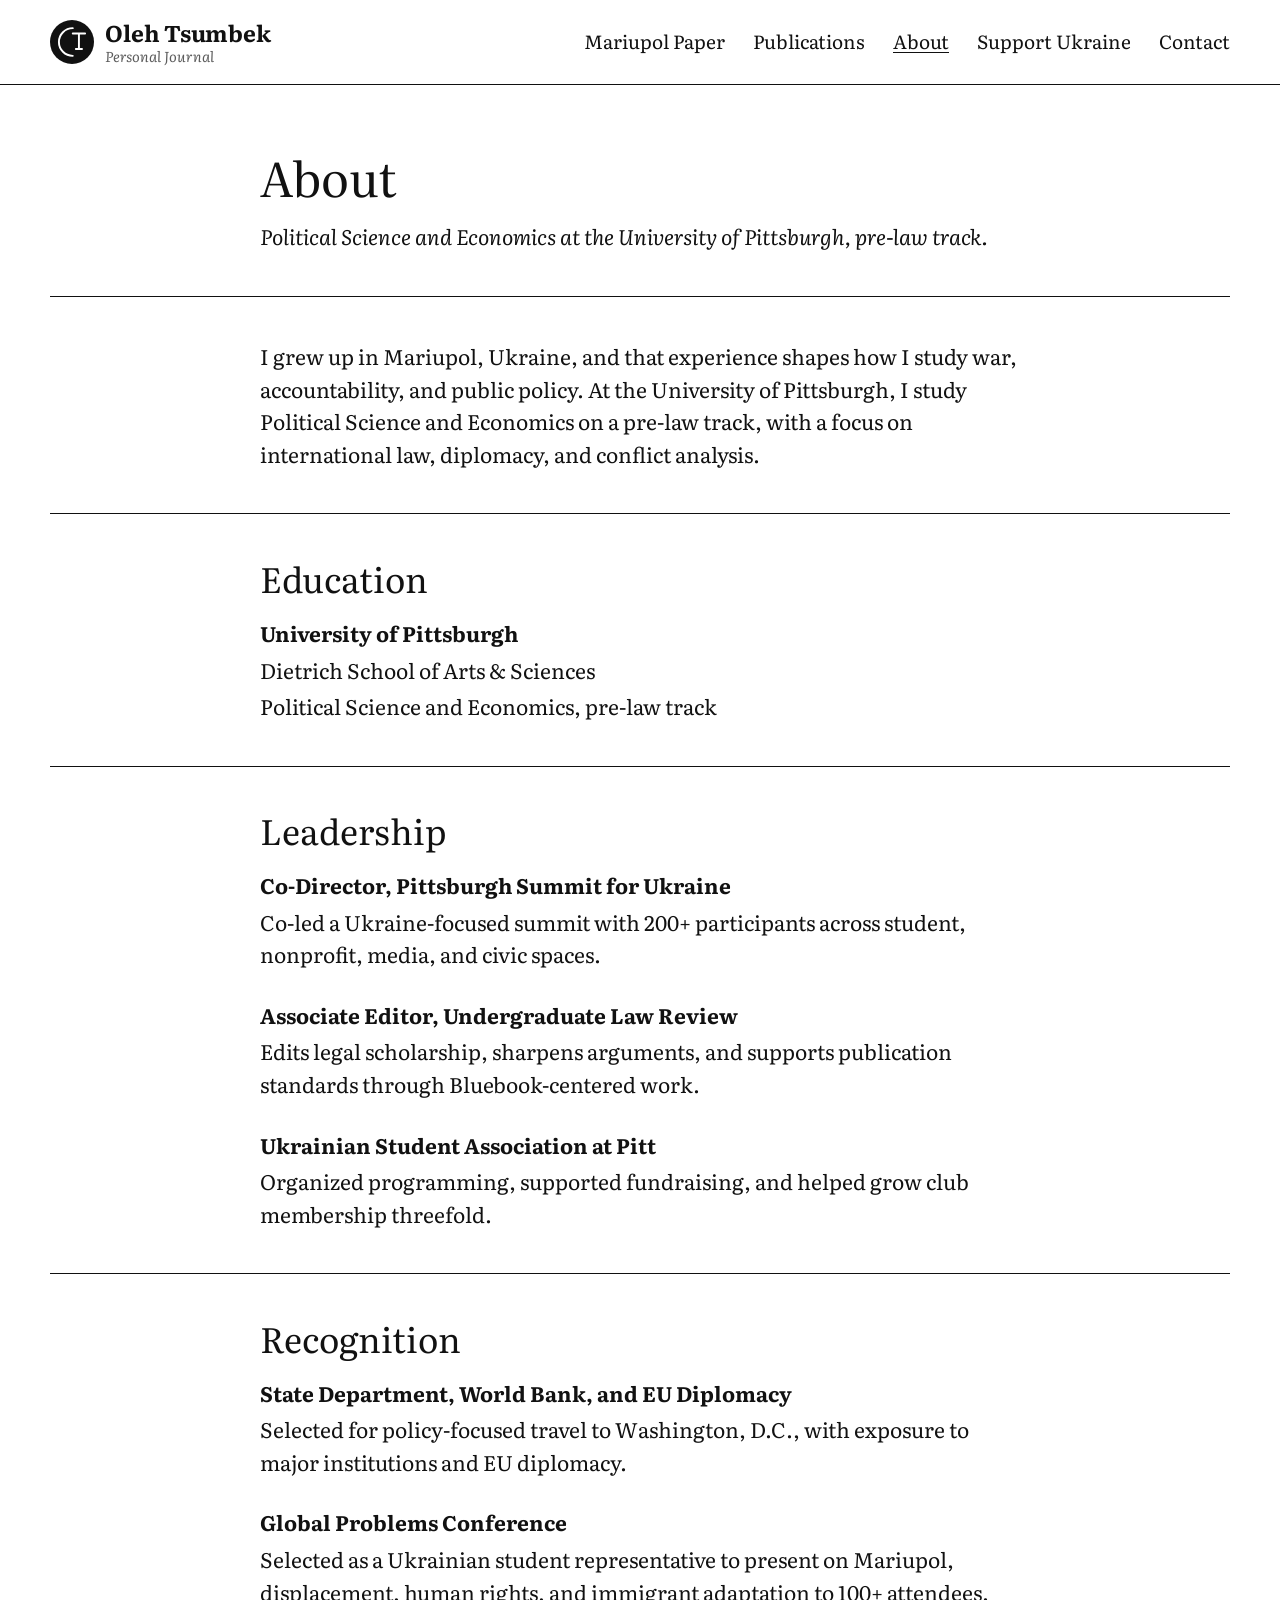
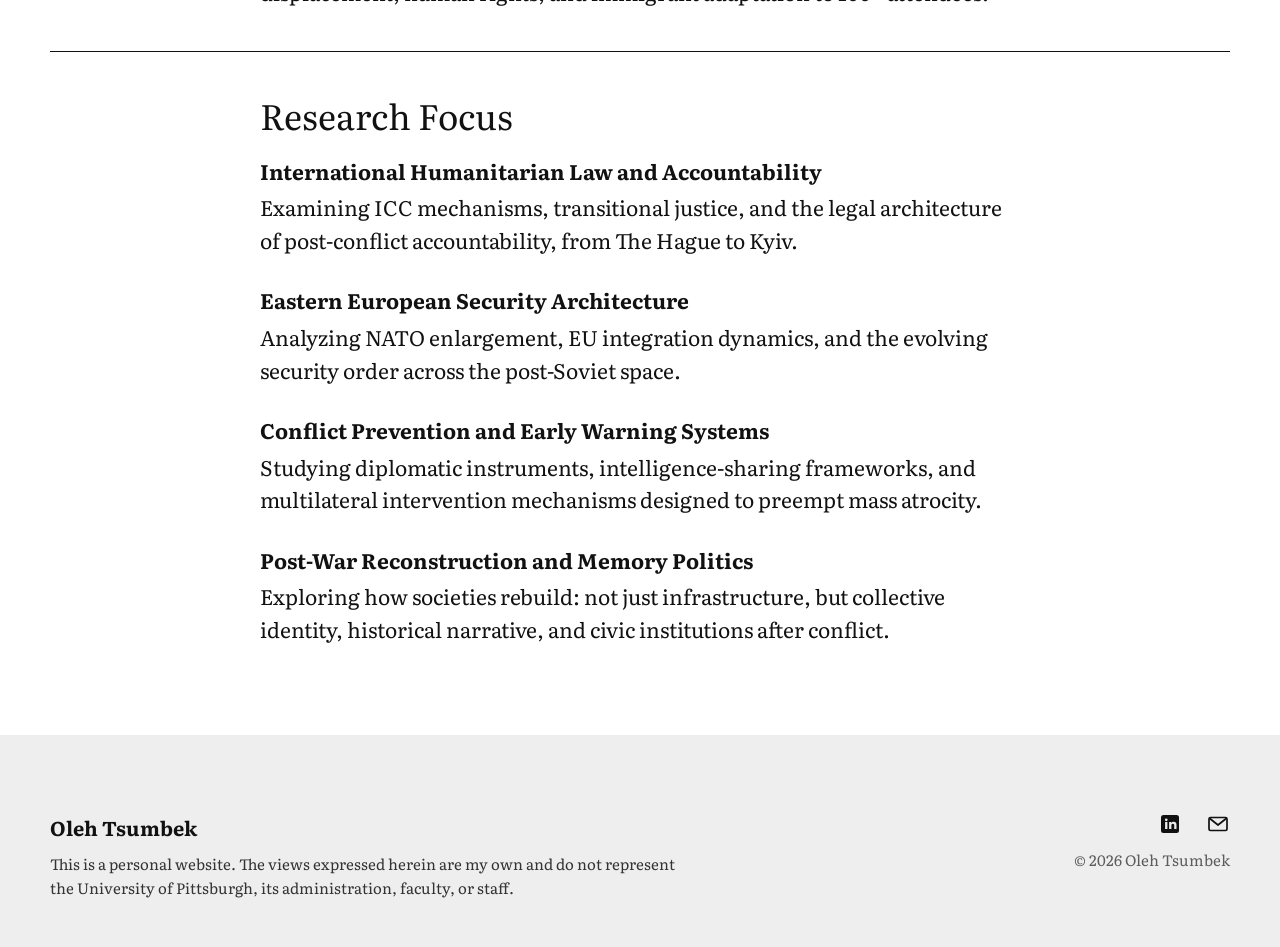
<file: about.html>
<!DOCTYPE html>
<html lang="en">
<head>
<meta charset="utf-8">
<meta name="viewport" content="width=device-width, initial-scale=1">
<title>About – Oleh Tsumbek</title>
<meta name="description" content="Oleh Tsumbek: education, leadership, recognition, and research focus.">
<link rel="canonical" href="https://olehtsumbek.com/about">
<meta name="robots" content="index, follow">
<meta property="og:site_name" content="Oleh Tsumbek">
<meta property="og:type" content="profile">
<meta property="og:title" content="About – Oleh Tsumbek">
<meta property="og:description" content="Oleh Tsumbek: education, leadership, recognition, and research focus.">
<meta property="og:url" content="https://olehtsumbek.com/about">
<meta property="og:image" content="https://olehtsumbek.com/assets/og-image.png">
<meta property="og:image:width" content="1200">
<meta property="og:image:height" content="630">
<meta name="twitter:card" content="summary_large_image">
<link rel="icon" href="assets/favicon.svg" type="image/svg+xml">
<link rel="icon" href="assets/favicon-32.png" sizes="32x32" type="image/png">
<link rel="apple-touch-icon" href="assets/apple-touch-icon.png">
<link rel="preconnect" href="https://fonts.googleapis.com">
<link rel="preconnect" href="https://fonts.gstatic.com" crossorigin>
<link rel="stylesheet" href="https://fonts.googleapis.com/css2?family=Literata:ital,wght@0,400;0,700;1,400&amp;display=swap">
<link rel="stylesheet" href="assets/site.css">
<script>document.documentElement.classList.add("js");</script>
<script src="assets/site.js" defer></script>
</head>
<body>
<a class="skip-link" href="#main">Skip to content</a>
<header class="site-header">
  <div class="site-header__inner">
    <a class="brand" href="index.html"><svg class="brand__mark" viewBox="0 0 80 80" aria-hidden="true" focusable="false"><circle cx="40" cy="40" r="40" fill="#111111"/><g fill="none" stroke="#ffffff" stroke-width="5" stroke-linecap="round" transform="translate(13.4 12) scale(.7)"><path d="M40 4a36 36 0 0 0 0 72"/><path d="M40 18h32M56 18v40M48 58h16"/></g></svg><span class="brand__text"><span class="brand__name">Oleh Tsumbek</span><span class="brand__tagline">Personal Journal</span></span></a>
    <nav class="nav" aria-label="Main">
      <button class="nav__open" type="button" aria-expanded="false" aria-controls="nav-panel"><svg viewBox="0 0 24 24" aria-hidden="true" focusable="false"><path d="M4 8.5h16M4 15.5h16" stroke="currentColor" stroke-width="1.5"/></svg><span class="sr-only">Open menu</span></button>
      <div class="nav__panel" id="nav-panel">
        <button class="nav__close" type="button"><svg viewBox="0 0 24 24" aria-hidden="true" focusable="false"><path d="M6 6l12 12M18 6 6 18" stroke="currentColor" stroke-width="1.5"/></svg><span class="sr-only">Close menu</span></button>
        <ul class="nav__list">
        <li><a class="nav__link" href="mariupol-paper.html">Mariupol Paper</a></li>
        <li><a class="nav__link" href="publications.html">Publications</a></li>
        <li><a class="nav__link" href="about.html" aria-current="page">About</a></li>
        <li><a class="nav__link" href="support-ukraine.html">Support Ukraine</a></li>
        <li><a class="nav__link" href="contact.html">Contact</a></li>
        </ul>
      </div>
    </nav>
  </div>
</header>
<main id="main" class="site-main">
  <header class="container page-head">
    <h1>About</h1>
    <p class="subtitle">Political Science and Economics at the University of Pittsburgh, pre-law track.</p>
  </header>
  <hr class="rule">
  <section class="container section" aria-label="Biography">
    <p>I grew up in Mariupol, Ukraine, and that experience shapes how I study war, accountability, and public policy. At the University of Pittsburgh, I study Political Science and Economics on a pre-law track, with a focus on international law, diplomacy, and conflict analysis.</p>
  </section>
  <hr class="rule">
  <section class="container section" aria-labelledby="education-title">
    <h2 id="education-title">Education</h2>
    <div class="entry">
      <p class="entry__label">University of Pittsburgh</p>
      <p>Dietrich School of Arts &amp; Sciences</p>
      <p>Political Science and Economics, pre-law track</p>
    </div>
  </section>
  <hr class="rule">
  <section class="container section" aria-labelledby="leadership-title">
    <h2 id="leadership-title">Leadership</h2>
    <div class="entries">
      <div class="entry">
        <p class="entry__label">Co-Director, Pittsburgh Summit for Ukraine</p>
        <p>Co-led a Ukraine-focused summit with 200+ participants across student, nonprofit, media, and civic spaces.</p>
      </div>
      <div class="entry">
        <p class="entry__label">Associate Editor, Undergraduate Law Review</p>
        <p>Edits legal scholarship, sharpens arguments, and supports publication standards through Bluebook-centered work.</p>
      </div>
      <div class="entry">
        <p class="entry__label">Ukrainian Student Association at Pitt</p>
        <p>Organized programming, supported fundraising, and helped grow club membership threefold.</p>
      </div>
    </div>
  </section>
  <hr class="rule">
  <section class="container section" aria-labelledby="recognition-title">
    <h2 id="recognition-title">Recognition</h2>
    <div class="entries">
      <div class="entry">
        <p class="entry__label">State Department, World Bank, and EU Diplomacy</p>
        <p>Selected for policy-focused travel to Washington, D.C., with exposure to major institutions and EU diplomacy.</p>
      </div>
      <div class="entry">
        <p class="entry__label">Global Problems Conference</p>
        <p>Selected as a Ukrainian student representative to present on Mariupol, displacement, human rights, and immigrant adaptation to 100+ attendees.</p>
      </div>
    </div>
  </section>
  <hr class="rule">
  <section class="container section" aria-labelledby="research-title">
    <h2 id="research-title">Research Focus</h2>
    <div class="entries">
      <div class="entry">
        <p class="entry__label">International Humanitarian Law and Accountability</p>
        <p>Examining ICC mechanisms, transitional justice, and the legal architecture of post-conflict accountability, from The Hague to Kyiv.</p>
      </div>
      <div class="entry">
        <p class="entry__label">Eastern European Security Architecture</p>
        <p>Analyzing NATO enlargement, EU integration dynamics, and the evolving security order across the post-Soviet space.</p>
      </div>
      <div class="entry">
        <p class="entry__label">Conflict Prevention and Early Warning Systems</p>
        <p>Studying diplomatic instruments, intelligence-sharing frameworks, and multilateral intervention mechanisms designed to preempt mass atrocity.</p>
      </div>
      <div class="entry">
        <p class="entry__label">Post-War Reconstruction and Memory Politics</p>
        <p>Exploring how societies rebuild: not just infrastructure, but collective identity, historical narrative, and civic institutions after conflict.</p>
      </div>
    </div>
  </section>
  <hr class="rule rule--flush">
</main>
<footer class="site-footer">
  <div class="site-footer__inner">
    <div>
      <p class="site-footer__name">Oleh Tsumbek</p>
      <p class="site-footer__note">This is a personal website. The views expressed herein are my own and do not represent the University of Pittsburgh, its administration, faculty, or staff.</p>
    </div>
    <div class="site-footer__side">
      <ul class="social" aria-label="Social links">
        <li><a href="https://www.linkedin.com/in/oleh-tsumbek-5044573ab/" target="_blank" rel="noopener"><svg viewBox="0 0 24 24" aria-hidden="true" focusable="false"><rect x="3" y="3" width="18" height="18" rx="2.5" fill="currentColor"/><path fill="#ededed" d="M7.1 10h2.3v7H7.1zM8.25 6.5a1.35 1.35 0 1 1 0 2.7 1.35 1.35 0 0 1 0-2.7zM11.1 10h2.2v1c.4-.7 1.3-1.2 2.4-1.2 2.3 0 2.8 1.5 2.8 3.4V17h-2.3v-3.4c0-.9-.1-1.9-1.3-1.9s-1.5.9-1.5 1.9V17h-2.3z"/></svg><span class="sr-only">LinkedIn (opens in a new tab)</span></a></li>
        <li><a href="mailto:olt49@pitt.edu"><svg viewBox="0 0 24 24" aria-hidden="true" focusable="false" fill="none" stroke="currentColor" stroke-width="1.7" stroke-linejoin="round"><rect x="3" y="5.5" width="18" height="13" rx="1.5"/><path d="M3.8 6.5 12 13l8.2-6.5"/></svg><span class="sr-only">Email</span></a></li>
      </ul>
      <p class="site-footer__credit">© 2026 Oleh Tsumbek</p>
    </div>
  </div>
</footer>
</body>
</html>
</file>
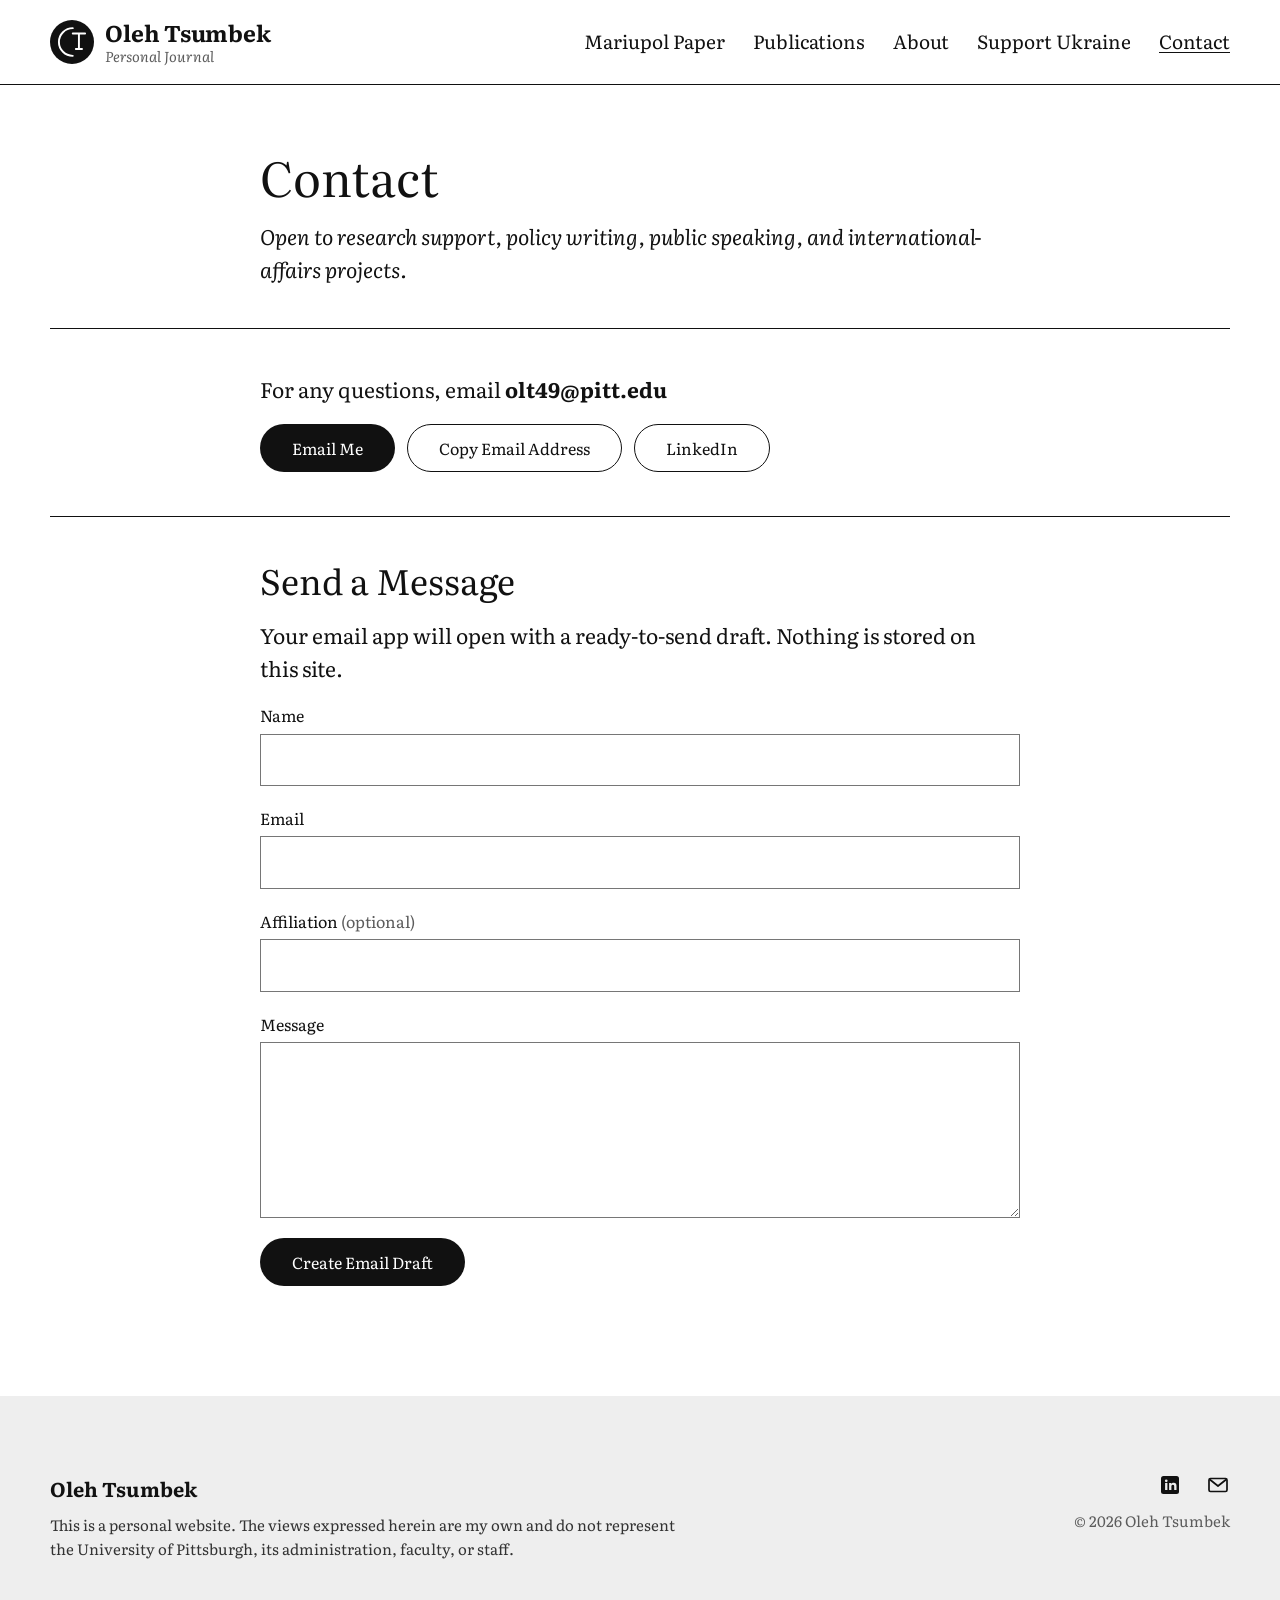
<file: contact.html>
<!DOCTYPE html>
<html lang="en">
<head>
<meta charset="utf-8">
<meta name="viewport" content="width=device-width, initial-scale=1">
<title>Contact – Oleh Tsumbek</title>
<meta name="description" content="Contact Oleh Tsumbek about research support, policy writing, public speaking, and international-affairs projects.">
<link rel="canonical" href="https://olehtsumbek.com/contact">
<meta name="robots" content="index, follow">
<meta property="og:site_name" content="Oleh Tsumbek">
<meta property="og:type" content="website">
<meta property="og:title" content="Contact – Oleh Tsumbek">
<meta property="og:description" content="Contact Oleh Tsumbek about research support, policy writing, public speaking, and international-affairs projects.">
<meta property="og:url" content="https://olehtsumbek.com/contact">
<meta property="og:image" content="https://olehtsumbek.com/assets/og-image.png">
<meta property="og:image:width" content="1200">
<meta property="og:image:height" content="630">
<meta name="twitter:card" content="summary_large_image">
<link rel="icon" href="assets/favicon.svg" type="image/svg+xml">
<link rel="icon" href="assets/favicon-32.png" sizes="32x32" type="image/png">
<link rel="apple-touch-icon" href="assets/apple-touch-icon.png">
<link rel="preconnect" href="https://fonts.googleapis.com">
<link rel="preconnect" href="https://fonts.gstatic.com" crossorigin>
<link rel="stylesheet" href="https://fonts.googleapis.com/css2?family=Literata:ital,wght@0,400;0,700;1,400&amp;display=swap">
<link rel="stylesheet" href="assets/site.css">
<script>document.documentElement.classList.add("js");</script>
<script src="assets/site.js" defer></script>
</head>
<body>
<a class="skip-link" href="#main">Skip to content</a>
<header class="site-header">
  <div class="site-header__inner">
    <a class="brand" href="index.html"><svg class="brand__mark" viewBox="0 0 80 80" aria-hidden="true" focusable="false"><circle cx="40" cy="40" r="40" fill="#111111"/><g fill="none" stroke="#ffffff" stroke-width="5" stroke-linecap="round" transform="translate(13.4 12) scale(.7)"><path d="M40 4a36 36 0 0 0 0 72"/><path d="M40 18h32M56 18v40M48 58h16"/></g></svg><span class="brand__text"><span class="brand__name">Oleh Tsumbek</span><span class="brand__tagline">Personal Journal</span></span></a>
    <nav class="nav" aria-label="Main">
      <button class="nav__open" type="button" aria-expanded="false" aria-controls="nav-panel"><svg viewBox="0 0 24 24" aria-hidden="true" focusable="false"><path d="M4 8.5h16M4 15.5h16" stroke="currentColor" stroke-width="1.5"/></svg><span class="sr-only">Open menu</span></button>
      <div class="nav__panel" id="nav-panel">
        <button class="nav__close" type="button"><svg viewBox="0 0 24 24" aria-hidden="true" focusable="false"><path d="M6 6l12 12M18 6 6 18" stroke="currentColor" stroke-width="1.5"/></svg><span class="sr-only">Close menu</span></button>
        <ul class="nav__list">
        <li><a class="nav__link" href="mariupol-paper.html">Mariupol Paper</a></li>
        <li><a class="nav__link" href="publications.html">Publications</a></li>
        <li><a class="nav__link" href="about.html">About</a></li>
        <li><a class="nav__link" href="support-ukraine.html">Support Ukraine</a></li>
        <li><a class="nav__link" href="contact.html" aria-current="page">Contact</a></li>
        </ul>
      </div>
    </nav>
  </div>
</header>
<main id="main" class="site-main">
  <header class="container page-head">
    <h1>Contact</h1>
    <p class="subtitle">Open to research support, policy writing, public speaking, and international-affairs projects.</p>
  </header>
  <hr class="rule">
  <section class="container section" aria-label="Email">
    <p>For any questions, email <strong>olt49@pitt.edu</strong></p>
    <div class="buttons">
      <a class="button" href="mailto:olt49@pitt.edu">Email Me</a>
      <button class="button button--outline" type="button" data-copy-email>Copy Email Address</button>
      <a class="button button--outline" href="https://www.linkedin.com/in/oleh-tsumbek-5044573ab/" target="_blank" rel="noopener">LinkedIn<span class="sr-only"> (opens in a new tab)</span></a>
    </div>
    <p class="form-status" id="copyStatus" role="status" aria-live="polite"></p>
  </section>
  <hr class="rule">
  <section class="container section" aria-labelledby="message-title">
    <h2 id="message-title">Send a Message</h2>
    <p>Your email app will open with a ready-to-send draft. Nothing is stored on this site.</p>
    <form class="form" id="contactForm" novalidate>
      <div class="field"><label for="contactName">Name</label>
        <input id="contactName" name="name" type="text" autocomplete="name" required></div>
      <div class="field"><label for="contactEmail">Email</label>
        <input id="contactEmail" name="email" type="email" autocomplete="email" required></div>
      <div class="field"><label for="contactAffiliation">Affiliation <span class="optional">(optional)</span></label>
        <input id="contactAffiliation" name="affiliation" type="text" autocomplete="organization"></div>
      <div class="field"><label for="contactMessage">Message</label>
        <textarea id="contactMessage" name="message" rows="6" required></textarea></div>
      <div><button class="button" type="submit">Create Email Draft</button></div>
      <p class="form-status" id="contactStatus" role="status" aria-live="polite"></p>
    </form>
  </section>
  <hr class="rule rule--flush">
</main>
<footer class="site-footer">
  <div class="site-footer__inner">
    <div>
      <p class="site-footer__name">Oleh Tsumbek</p>
      <p class="site-footer__note">This is a personal website. The views expressed herein are my own and do not represent the University of Pittsburgh, its administration, faculty, or staff.</p>
    </div>
    <div class="site-footer__side">
      <ul class="social" aria-label="Social links">
        <li><a href="https://www.linkedin.com/in/oleh-tsumbek-5044573ab/" target="_blank" rel="noopener"><svg viewBox="0 0 24 24" aria-hidden="true" focusable="false"><rect x="3" y="3" width="18" height="18" rx="2.5" fill="currentColor"/><path fill="#ededed" d="M7.1 10h2.3v7H7.1zM8.25 6.5a1.35 1.35 0 1 1 0 2.7 1.35 1.35 0 0 1 0-2.7zM11.1 10h2.2v1c.4-.7 1.3-1.2 2.4-1.2 2.3 0 2.8 1.5 2.8 3.4V17h-2.3v-3.4c0-.9-.1-1.9-1.3-1.9s-1.5.9-1.5 1.9V17h-2.3z"/></svg><span class="sr-only">LinkedIn (opens in a new tab)</span></a></li>
        <li><a href="mailto:olt49@pitt.edu"><svg viewBox="0 0 24 24" aria-hidden="true" focusable="false" fill="none" stroke="currentColor" stroke-width="1.7" stroke-linejoin="round"><rect x="3" y="5.5" width="18" height="13" rx="1.5"/><path d="M3.8 6.5 12 13l8.2-6.5"/></svg><span class="sr-only">Email</span></a></li>
      </ul>
      <p class="site-footer__credit">© 2026 Oleh Tsumbek</p>
    </div>
  </div>
</footer>
</body>
</html>
</file>
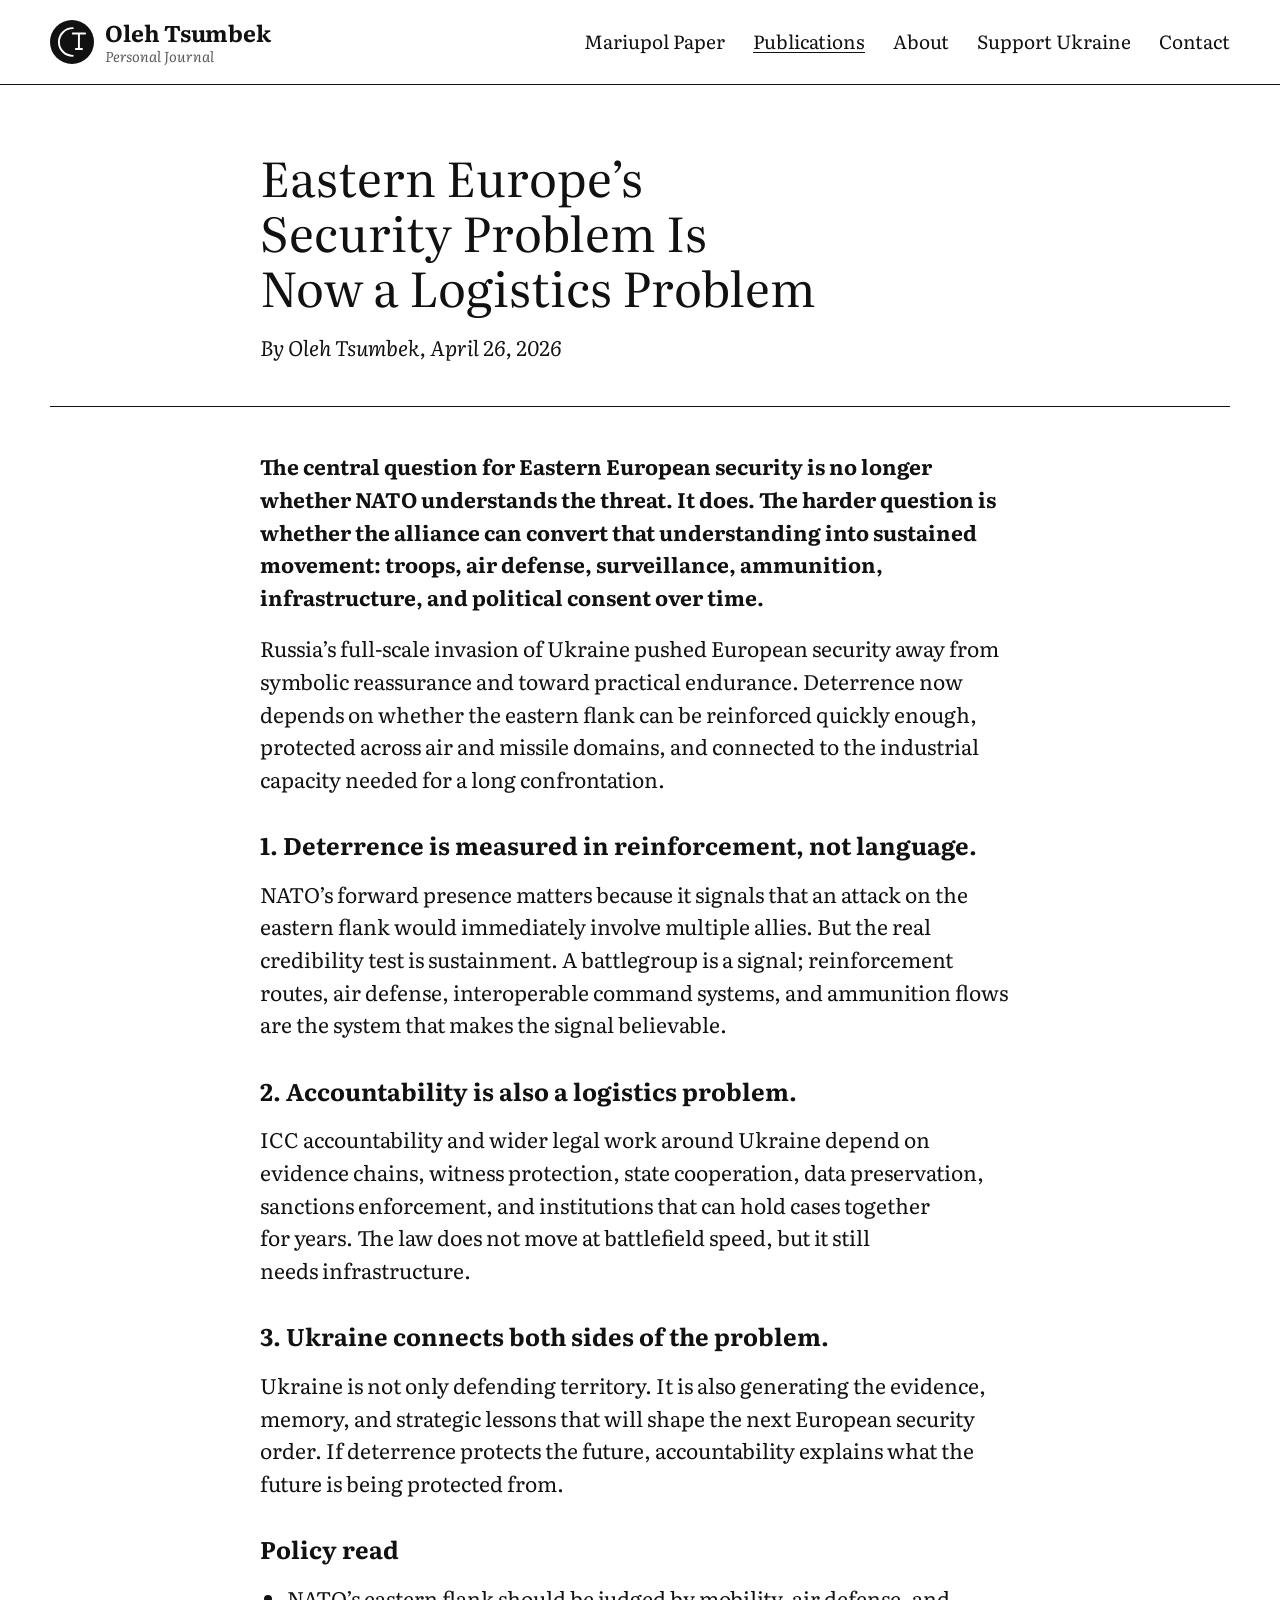
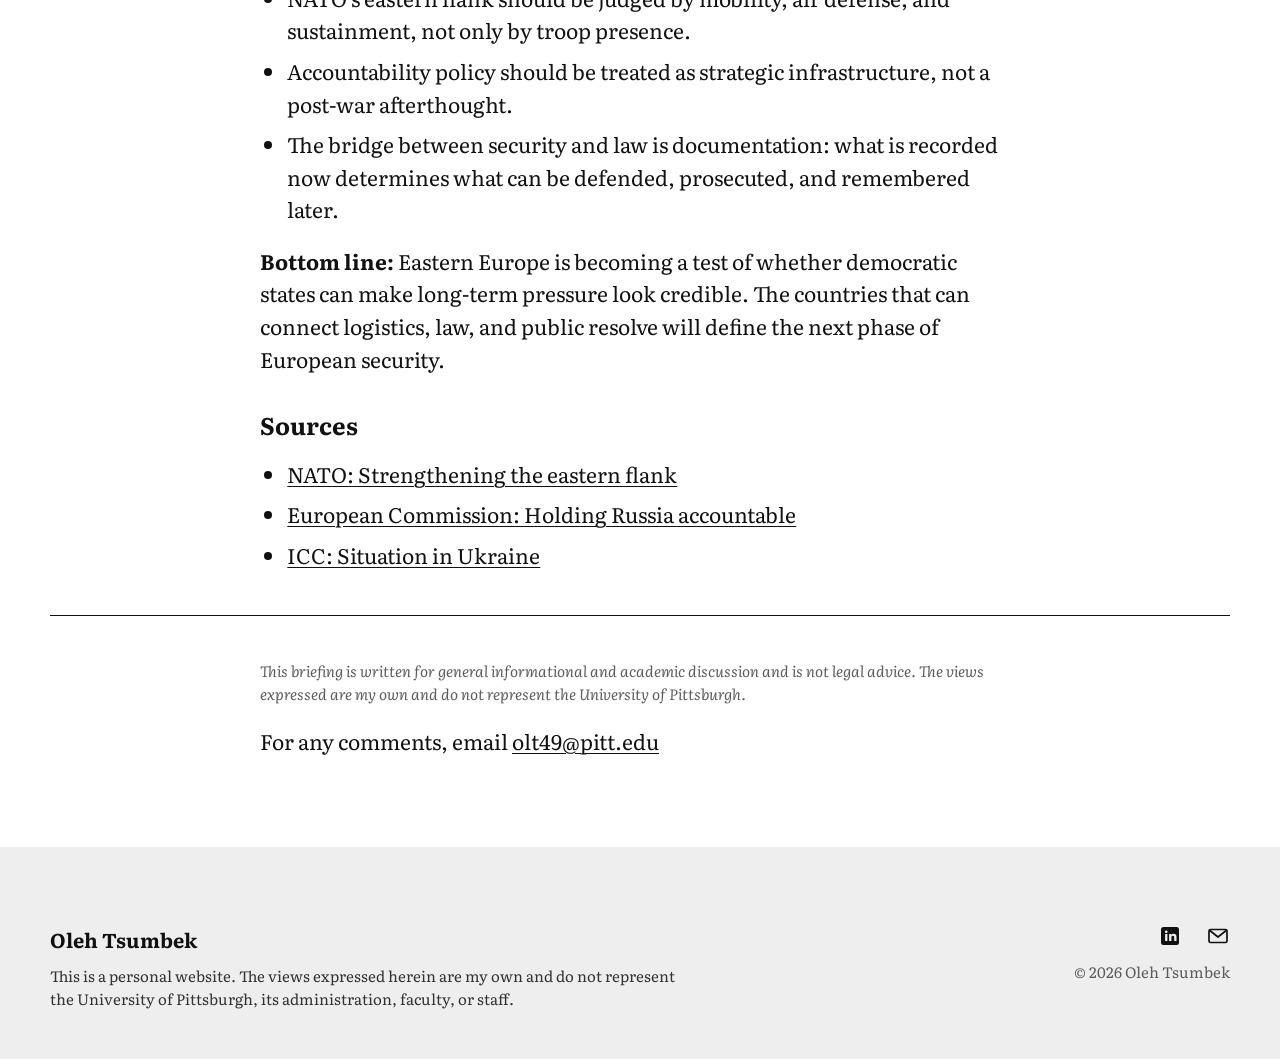
<file: eastern-europe-logistics.html>
<!DOCTYPE html>
<html lang="en">
<head>
<meta charset="utf-8">
<meta name="viewport" content="width=device-width, initial-scale=1">
<title>Eastern Europe’s Security Problem Is Now a Logistics Problem – Oleh Tsumbek</title>
<meta name="description" content="A policy briefing by Oleh Tsumbek on NATO’s eastern flank, ICC accountability, and Ukraine’s long war. April 26, 2026.">
<link rel="canonical" href="https://olehtsumbek.com/eastern-europe-logistics">
<meta name="robots" content="index, follow">
<meta property="og:site_name" content="Oleh Tsumbek">
<meta property="og:type" content="article">
<meta property="og:title" content="Eastern Europe’s Security Problem Is Now a Logistics Problem">
<meta property="og:description" content="A policy briefing by Oleh Tsumbek on NATO’s eastern flank, ICC accountability, and Ukraine’s long war. April 26, 2026.">
<meta property="og:url" content="https://olehtsumbek.com/eastern-europe-logistics">
<meta property="og:image" content="https://olehtsumbek.com/assets/og-image.png">
<meta property="og:image:width" content="1200">
<meta property="og:image:height" content="630">
<meta name="twitter:card" content="summary_large_image">
<link rel="icon" href="assets/favicon.svg" type="image/svg+xml">
<link rel="icon" href="assets/favicon-32.png" sizes="32x32" type="image/png">
<link rel="apple-touch-icon" href="assets/apple-touch-icon.png">
<link rel="preconnect" href="https://fonts.googleapis.com">
<link rel="preconnect" href="https://fonts.gstatic.com" crossorigin>
<link rel="stylesheet" href="https://fonts.googleapis.com/css2?family=Literata:ital,wght@0,400;0,700;1,400&amp;display=swap">
<link rel="stylesheet" href="assets/site.css">
<script>document.documentElement.classList.add("js");</script>
<script src="assets/site.js" defer></script>
<script type="application/ld+json">{"@context": "https://schema.org", "@type": "Article", "headline": "Eastern Europe's Security Problem Is Now a Logistics Problem", "datePublished": "2026-04-26", "author": {"@type": "Person", "name": "Oleh Tsumbek", "url": "https://olehtsumbek.com/"}, "mainEntityOfPage": "https://olehtsumbek.com/eastern-europe-logistics"}</script>
</head>
<body>
<a class="skip-link" href="#main">Skip to content</a>
<header class="site-header">
  <div class="site-header__inner">
    <a class="brand" href="index.html"><svg class="brand__mark" viewBox="0 0 80 80" aria-hidden="true" focusable="false"><circle cx="40" cy="40" r="40" fill="#111111"/><g fill="none" stroke="#ffffff" stroke-width="5" stroke-linecap="round" transform="translate(13.4 12) scale(.7)"><path d="M40 4a36 36 0 0 0 0 72"/><path d="M40 18h32M56 18v40M48 58h16"/></g></svg><span class="brand__text"><span class="brand__name">Oleh Tsumbek</span><span class="brand__tagline">Personal Journal</span></span></a>
    <nav class="nav" aria-label="Main">
      <button class="nav__open" type="button" aria-expanded="false" aria-controls="nav-panel"><svg viewBox="0 0 24 24" aria-hidden="true" focusable="false"><path d="M4 8.5h16M4 15.5h16" stroke="currentColor" stroke-width="1.5"/></svg><span class="sr-only">Open menu</span></button>
      <div class="nav__panel" id="nav-panel">
        <button class="nav__close" type="button"><svg viewBox="0 0 24 24" aria-hidden="true" focusable="false"><path d="M6 6l12 12M18 6 6 18" stroke="currentColor" stroke-width="1.5"/></svg><span class="sr-only">Close menu</span></button>
        <ul class="nav__list">
        <li><a class="nav__link" href="mariupol-paper.html">Mariupol Paper</a></li>
        <li><a class="nav__link" href="publications.html" aria-current="page">Publications</a></li>
        <li><a class="nav__link" href="about.html">About</a></li>
        <li><a class="nav__link" href="support-ukraine.html">Support Ukraine</a></li>
        <li><a class="nav__link" href="contact.html">Contact</a></li>
        </ul>
      </div>
    </nav>
  </div>
</header>
<main id="main" class="site-main">
  <header class="container page-head">
    <h1>Eastern Europe’s Security Problem Is Now a Logistics Problem</h1>
    <p class="byline">By Oleh Tsumbek, April 26, 2026</p>
  </header>
  <hr class="rule">
  <article class="container article-body">
    <p><strong>The central question for Eastern European security is no longer whether NATO understands the threat. It does. The harder question is whether the alliance can convert that understanding into sustained movement: troops, air defense, surveillance, ammunition, infrastructure, and political consent over time.</strong></p>
    <p>Russia’s full-scale invasion of Ukraine pushed European security away from symbolic reassurance and toward practical endurance. Deterrence now depends on whether the eastern flank can be reinforced quickly enough, protected across air and missile domains, and connected to the industrial capacity needed for a long confrontation.</p>
    <h2>1. Deterrence is measured in reinforcement, not language.</h2>
    <p>NATO’s forward presence matters because it signals that an attack on the eastern flank would immediately involve multiple allies. But the real credibility test is sustainment. A battlegroup is a signal; reinforcement routes, air defense, interoperable command systems, and ammunition flows are the system that makes the signal believable.</p>
    <h2>2. Accountability is also a logistics problem.</h2>
    <p>ICC accountability and wider legal work around Ukraine depend on evidence chains, witness protection, state cooperation, data preservation, sanctions enforcement, and institutions that can hold cases together for years. The law does not move at battlefield speed, but it still needs infrastructure.</p>
    <h2>3. Ukraine connects both sides of the problem.</h2>
    <p>Ukraine is not only defending territory. It is also generating the evidence, memory, and strategic lessons that will shape the next European security order. If deterrence protects the future, accountability explains what the future is being protected from.</p>
    <h2>Policy read</h2>
    <ul>
      <li>NATO’s eastern flank should be judged by mobility, air defense, and sustainment, not only by troop presence.</li>
      <li>Accountability policy should be treated as strategic infrastructure, not a post-war afterthought.</li>
      <li>The bridge between security and law is documentation: what is recorded now determines what can be defended, prosecuted, and remembered later.</li>
    </ul>
    <p><strong>Bottom line:</strong> Eastern Europe is becoming a test of whether democratic states can make long-term pressure look credible. The countries that can connect logistics, law, and public resolve will define the next phase of European security.</p>
    <h2>Sources</h2>
    <ul>
      <li><a href="https://www.nato.int/en/what-we-do/deterrence-and-defence/strengthening-natos-eastern-flank" target="_blank" rel="noopener">NATO: Strengthening the eastern flank<span class="sr-only"> (opens in a new tab)</span></a></li>
      <li><a href="https://commission.europa.eu/topics/eu-solidarity-ukraine/holding-russia-accountable_en" target="_blank" rel="noopener">European Commission: Holding Russia accountable<span class="sr-only"> (opens in a new tab)</span></a></li>
      <li><a href="https://www.icc-cpi.int/situations/ukraine" target="_blank" rel="noopener">ICC: Situation in Ukraine<span class="sr-only"> (opens in a new tab)</span></a></li>
    </ul>
  </article>
  <hr class="rule">
  <section class="container section">
    <p class="disclaimer">This briefing is written for general informational and academic discussion and is not legal advice. The views expressed are my own and do not represent the University of Pittsburgh.</p>
    <p>For any comments, email <a href="mailto:olt49@pitt.edu">olt49@pitt.edu</a></p>
  </section>
  <hr class="rule rule--flush">
</main>
<footer class="site-footer">
  <div class="site-footer__inner">
    <div>
      <p class="site-footer__name">Oleh Tsumbek</p>
      <p class="site-footer__note">This is a personal website. The views expressed herein are my own and do not represent the University of Pittsburgh, its administration, faculty, or staff.</p>
    </div>
    <div class="site-footer__side">
      <ul class="social" aria-label="Social links">
        <li><a href="https://www.linkedin.com/in/oleh-tsumbek-5044573ab/" target="_blank" rel="noopener"><svg viewBox="0 0 24 24" aria-hidden="true" focusable="false"><rect x="3" y="3" width="18" height="18" rx="2.5" fill="currentColor"/><path fill="#ededed" d="M7.1 10h2.3v7H7.1zM8.25 6.5a1.35 1.35 0 1 1 0 2.7 1.35 1.35 0 0 1 0-2.7zM11.1 10h2.2v1c.4-.7 1.3-1.2 2.4-1.2 2.3 0 2.8 1.5 2.8 3.4V17h-2.3v-3.4c0-.9-.1-1.9-1.3-1.9s-1.5.9-1.5 1.9V17h-2.3z"/></svg><span class="sr-only">LinkedIn (opens in a new tab)</span></a></li>
        <li><a href="mailto:olt49@pitt.edu"><svg viewBox="0 0 24 24" aria-hidden="true" focusable="false" fill="none" stroke="currentColor" stroke-width="1.7" stroke-linejoin="round"><rect x="3" y="5.5" width="18" height="13" rx="1.5"/><path d="M3.8 6.5 12 13l8.2-6.5"/></svg><span class="sr-only">Email</span></a></li>
      </ul>
      <p class="site-footer__credit">© 2026 Oleh Tsumbek</p>
    </div>
  </div>
</footer>
</body>
</html>
</file>
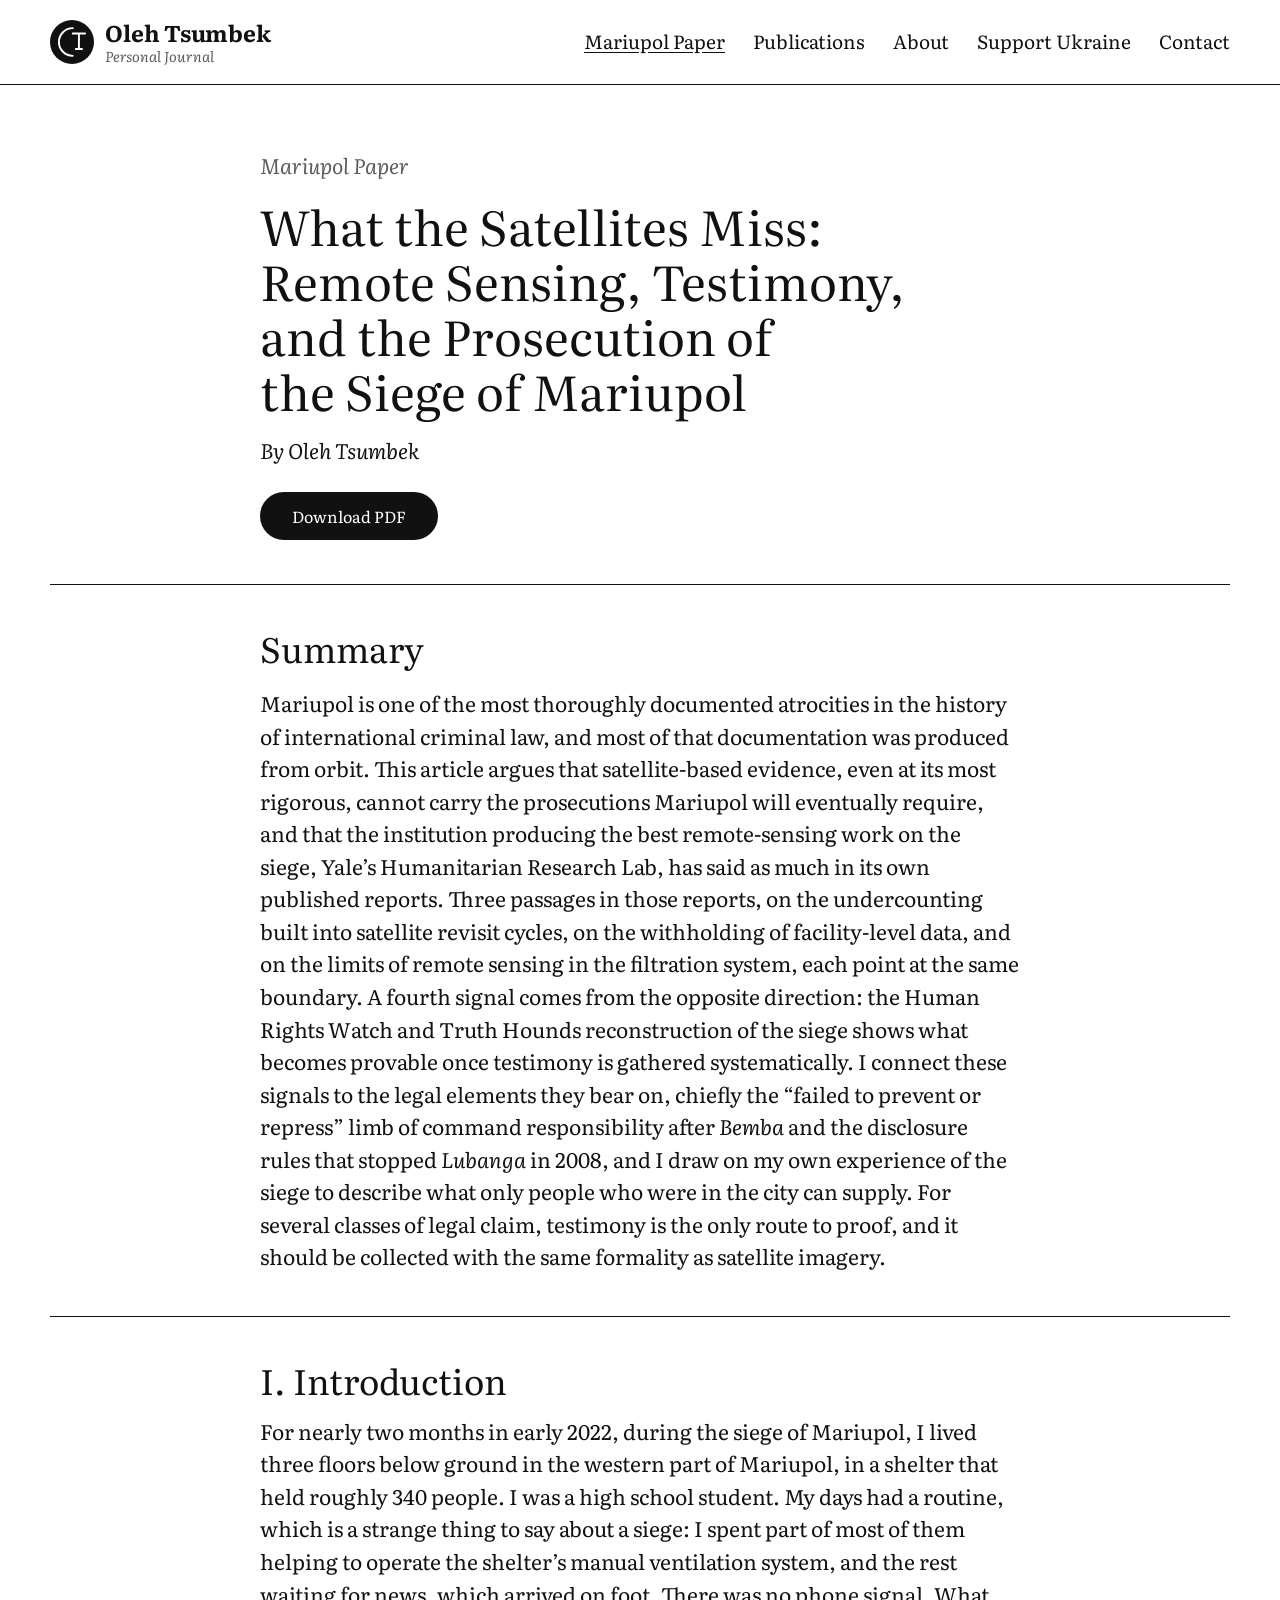
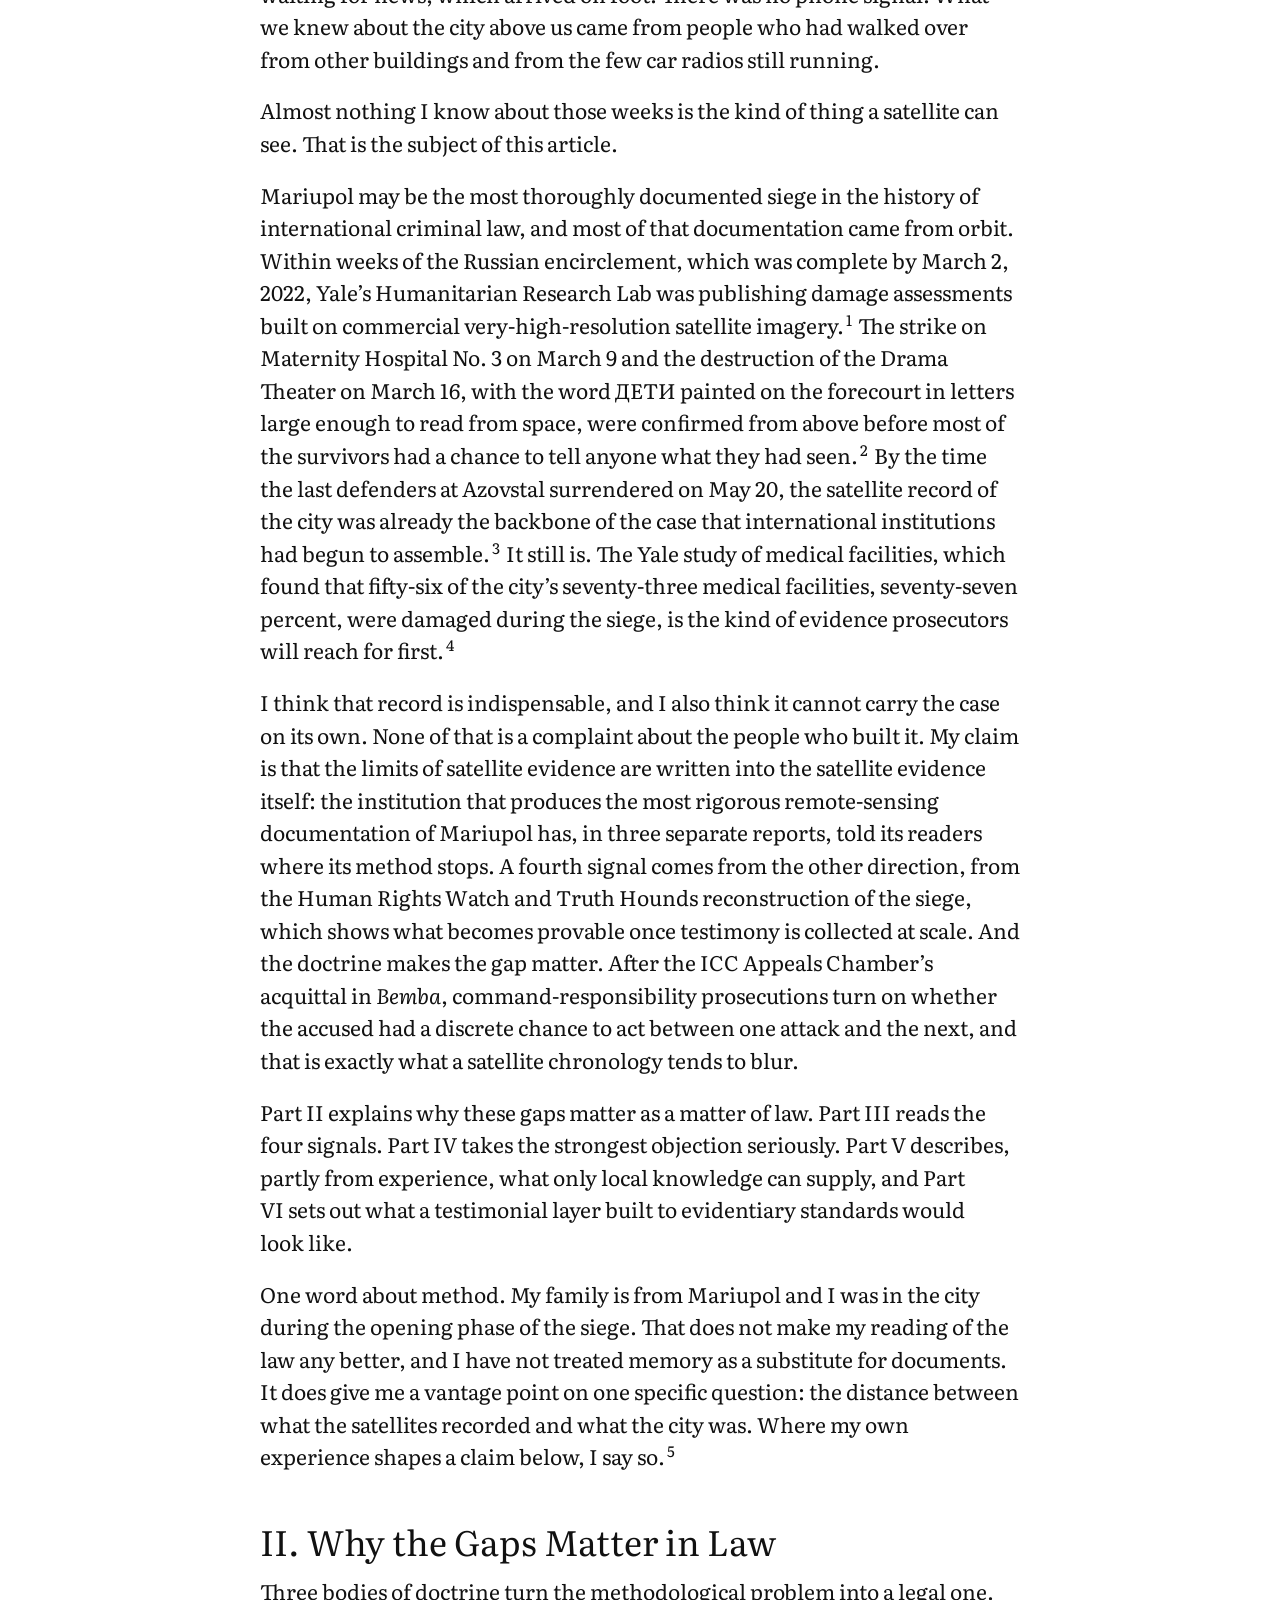
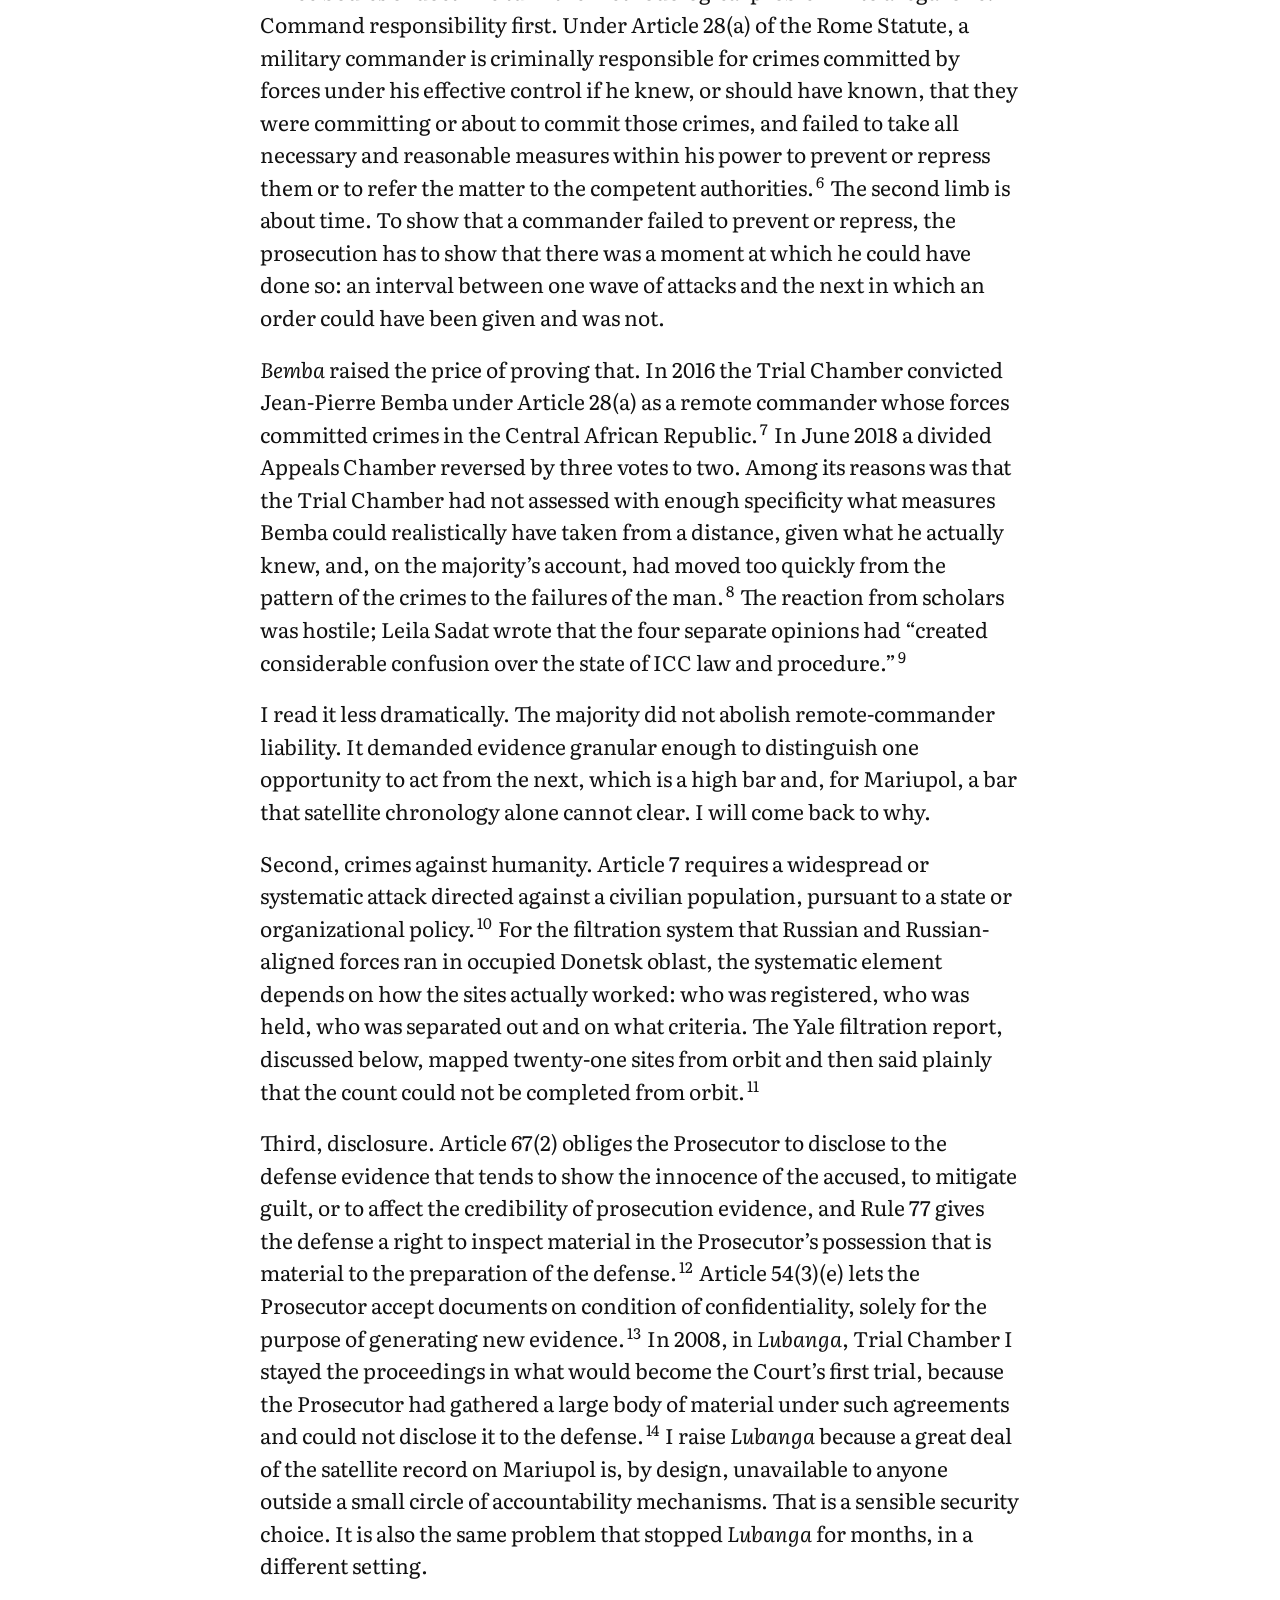
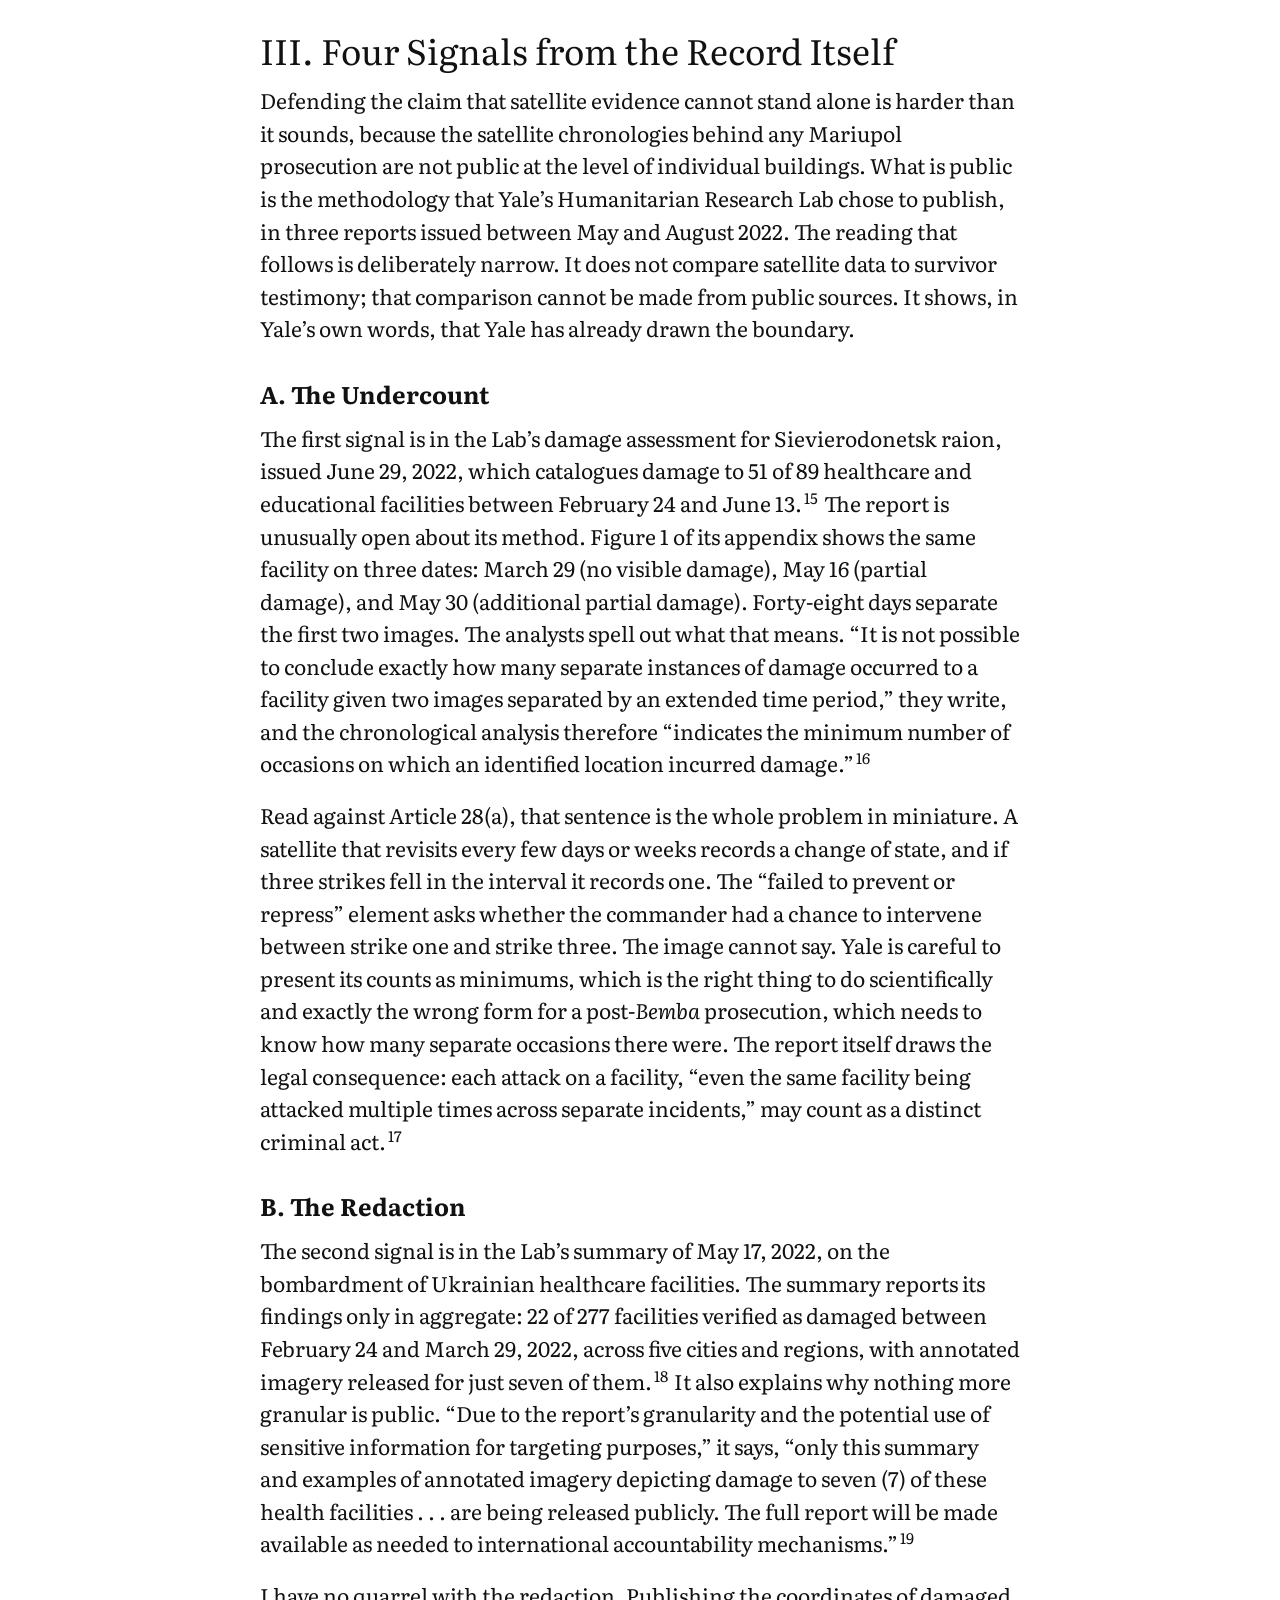
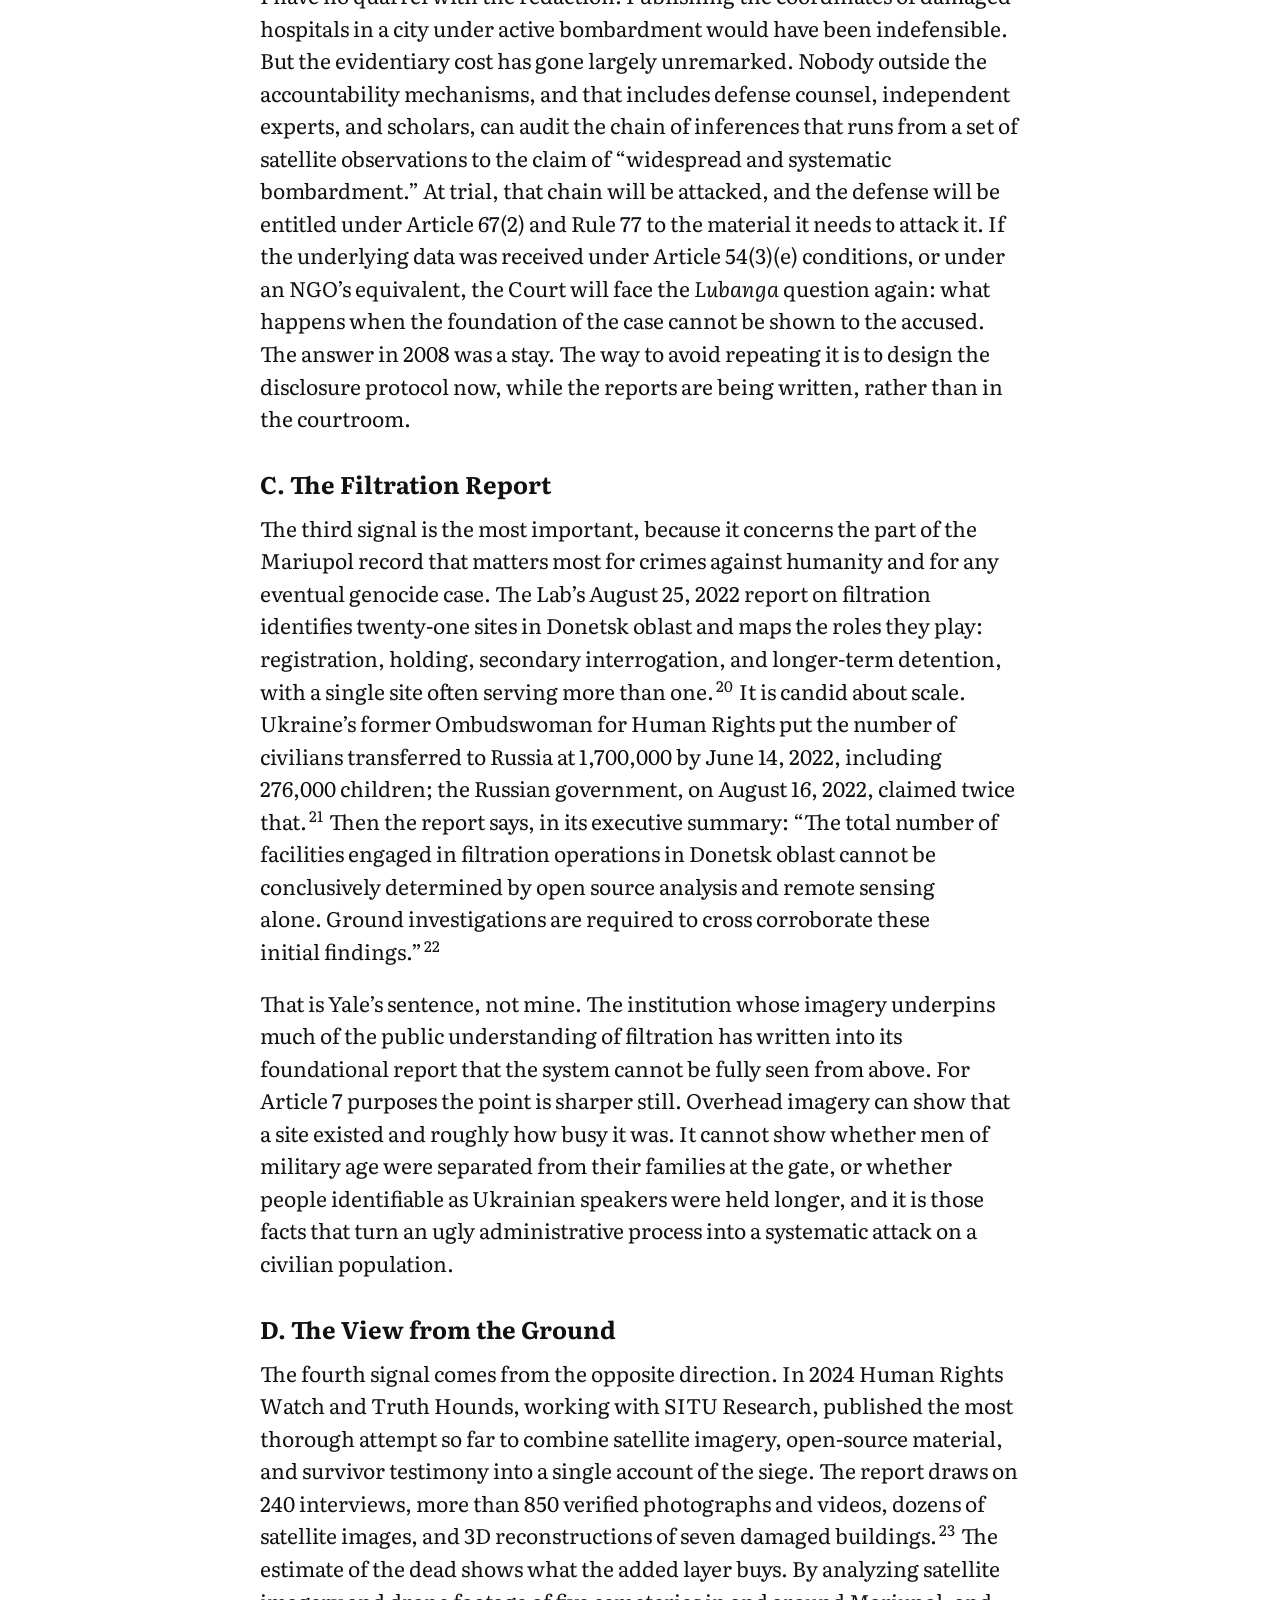
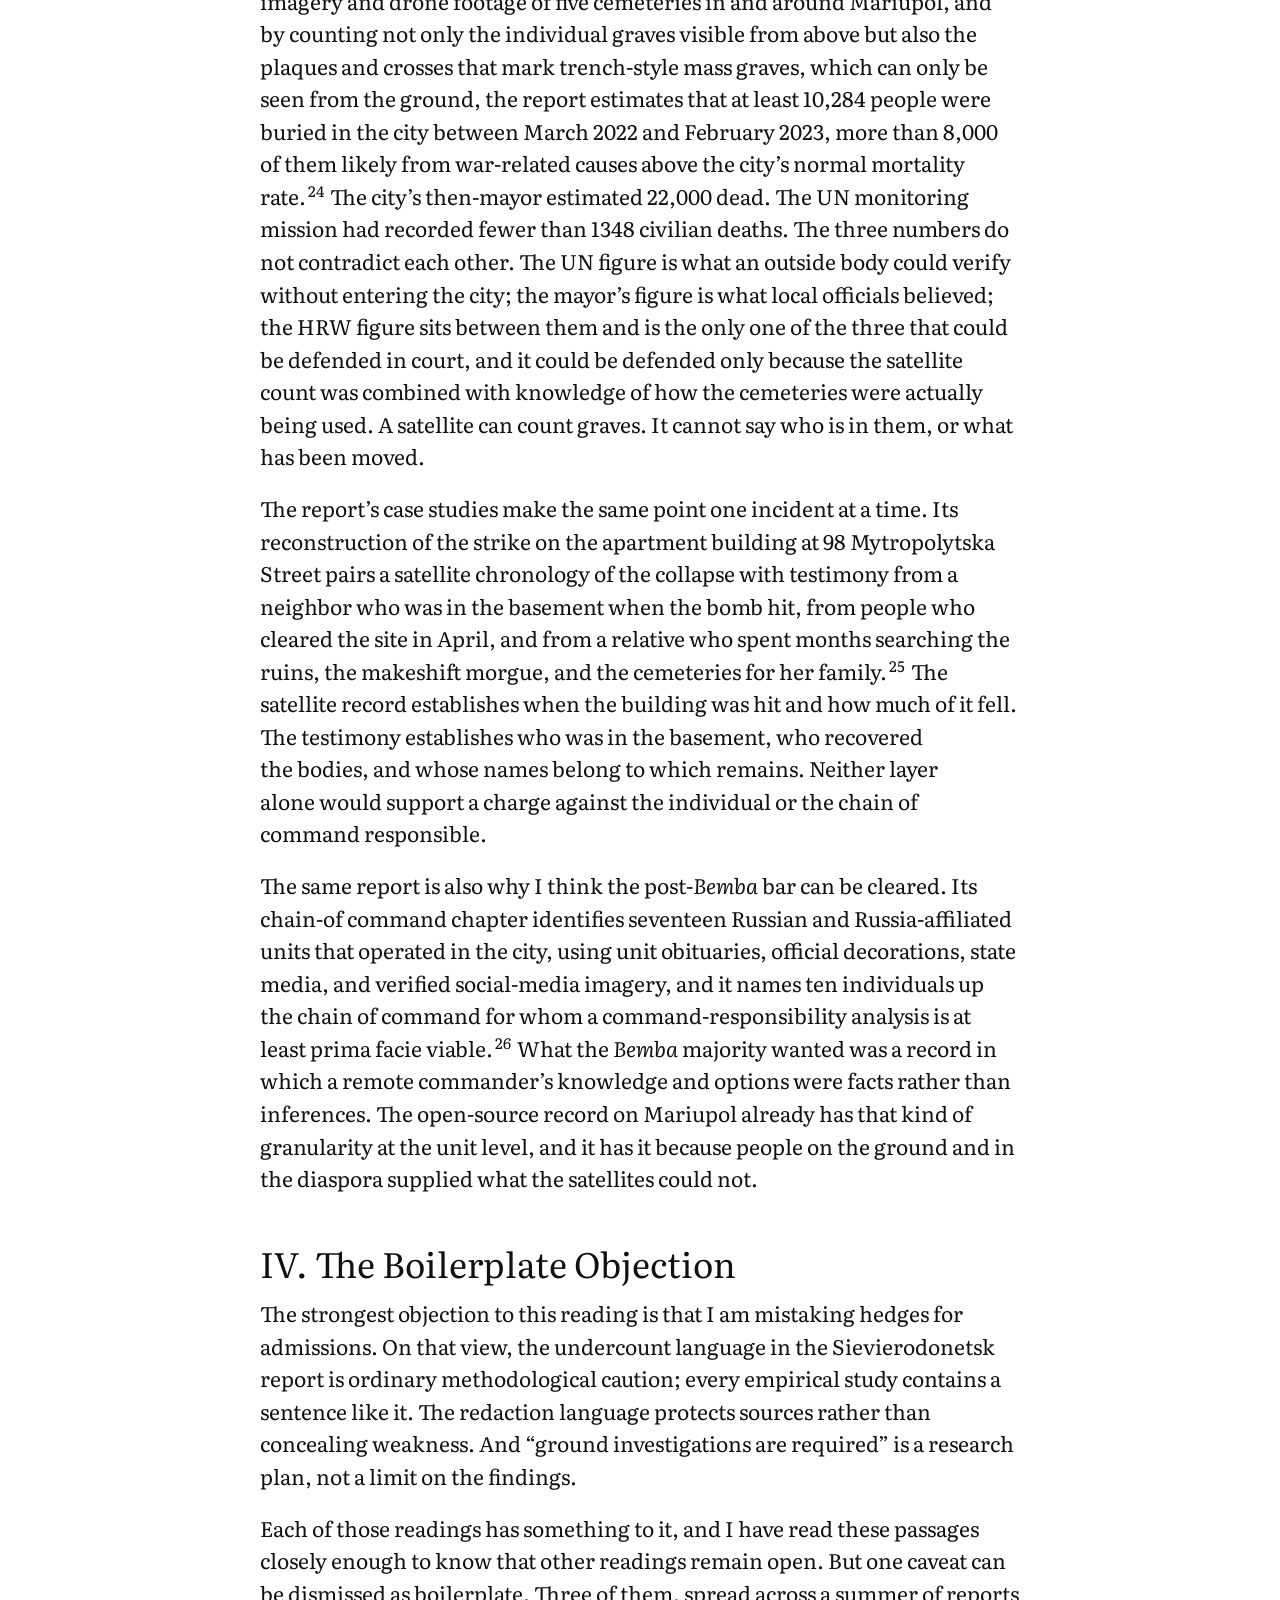
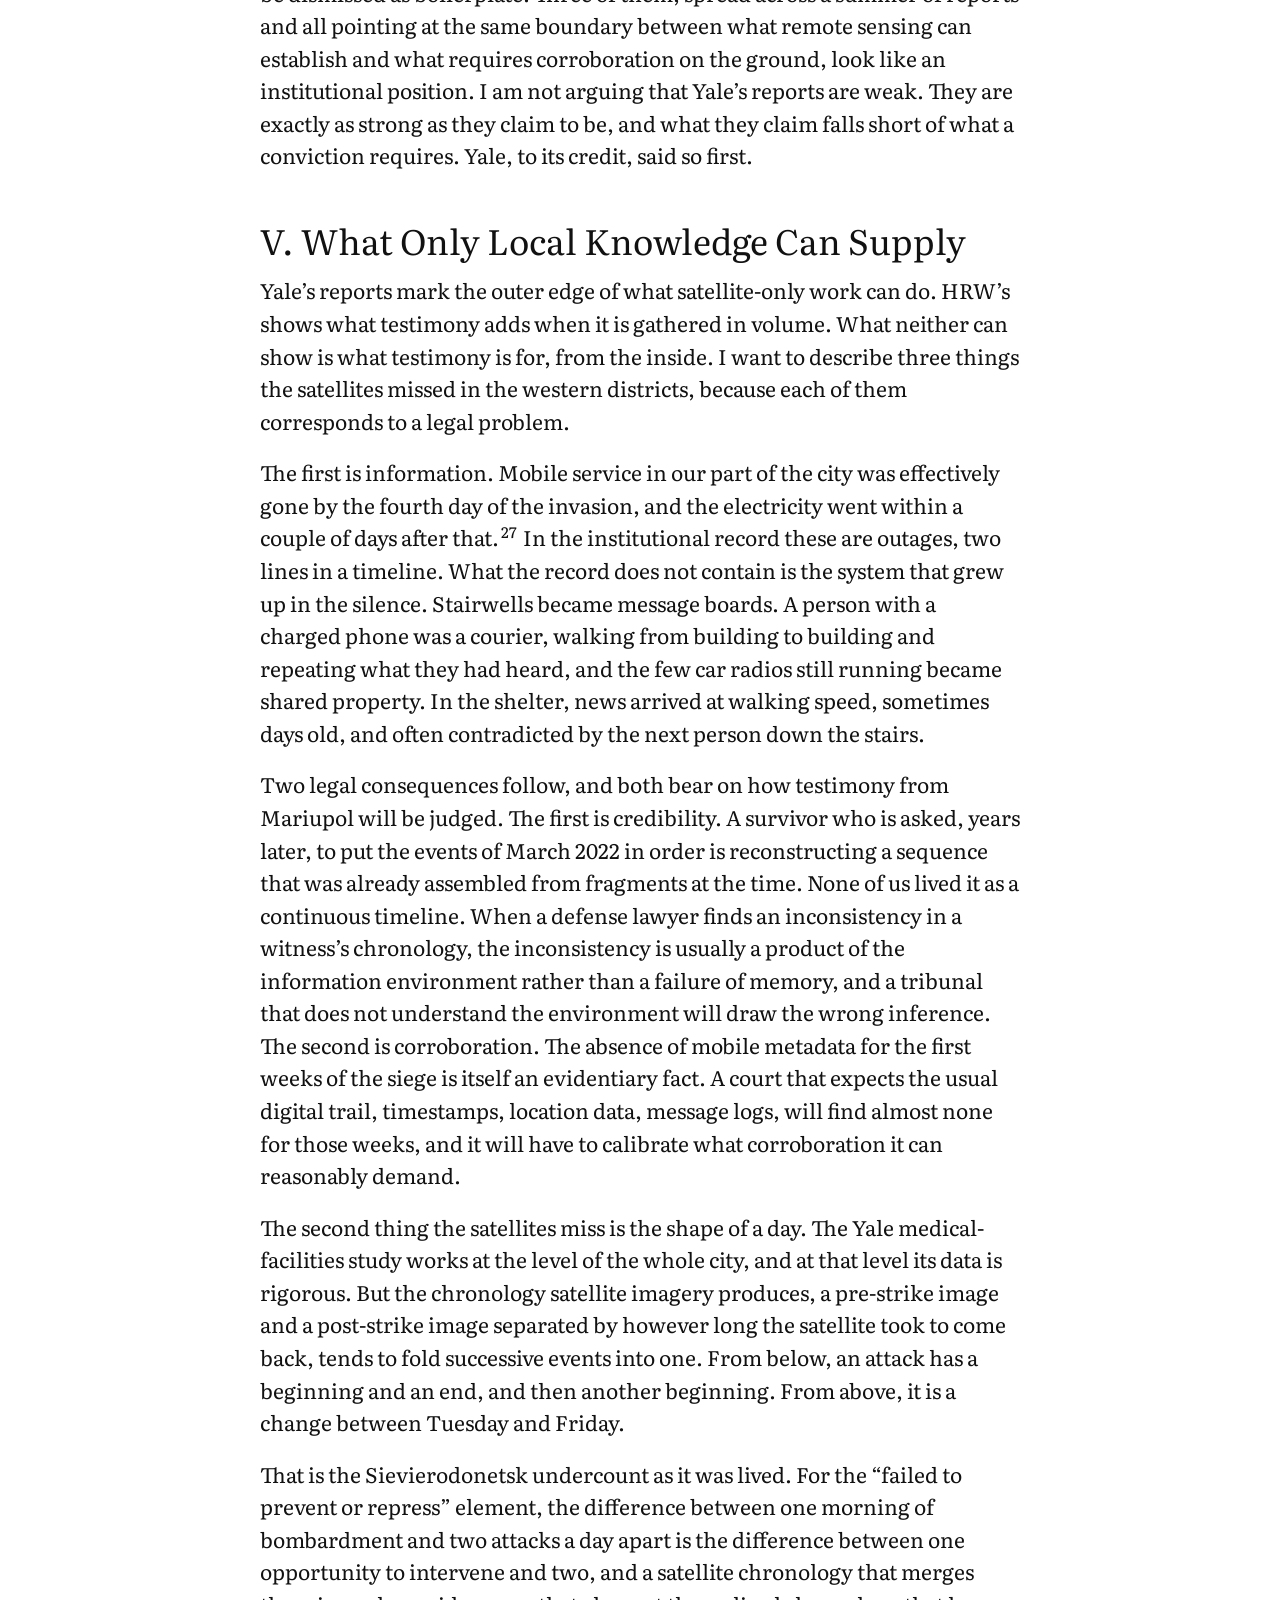
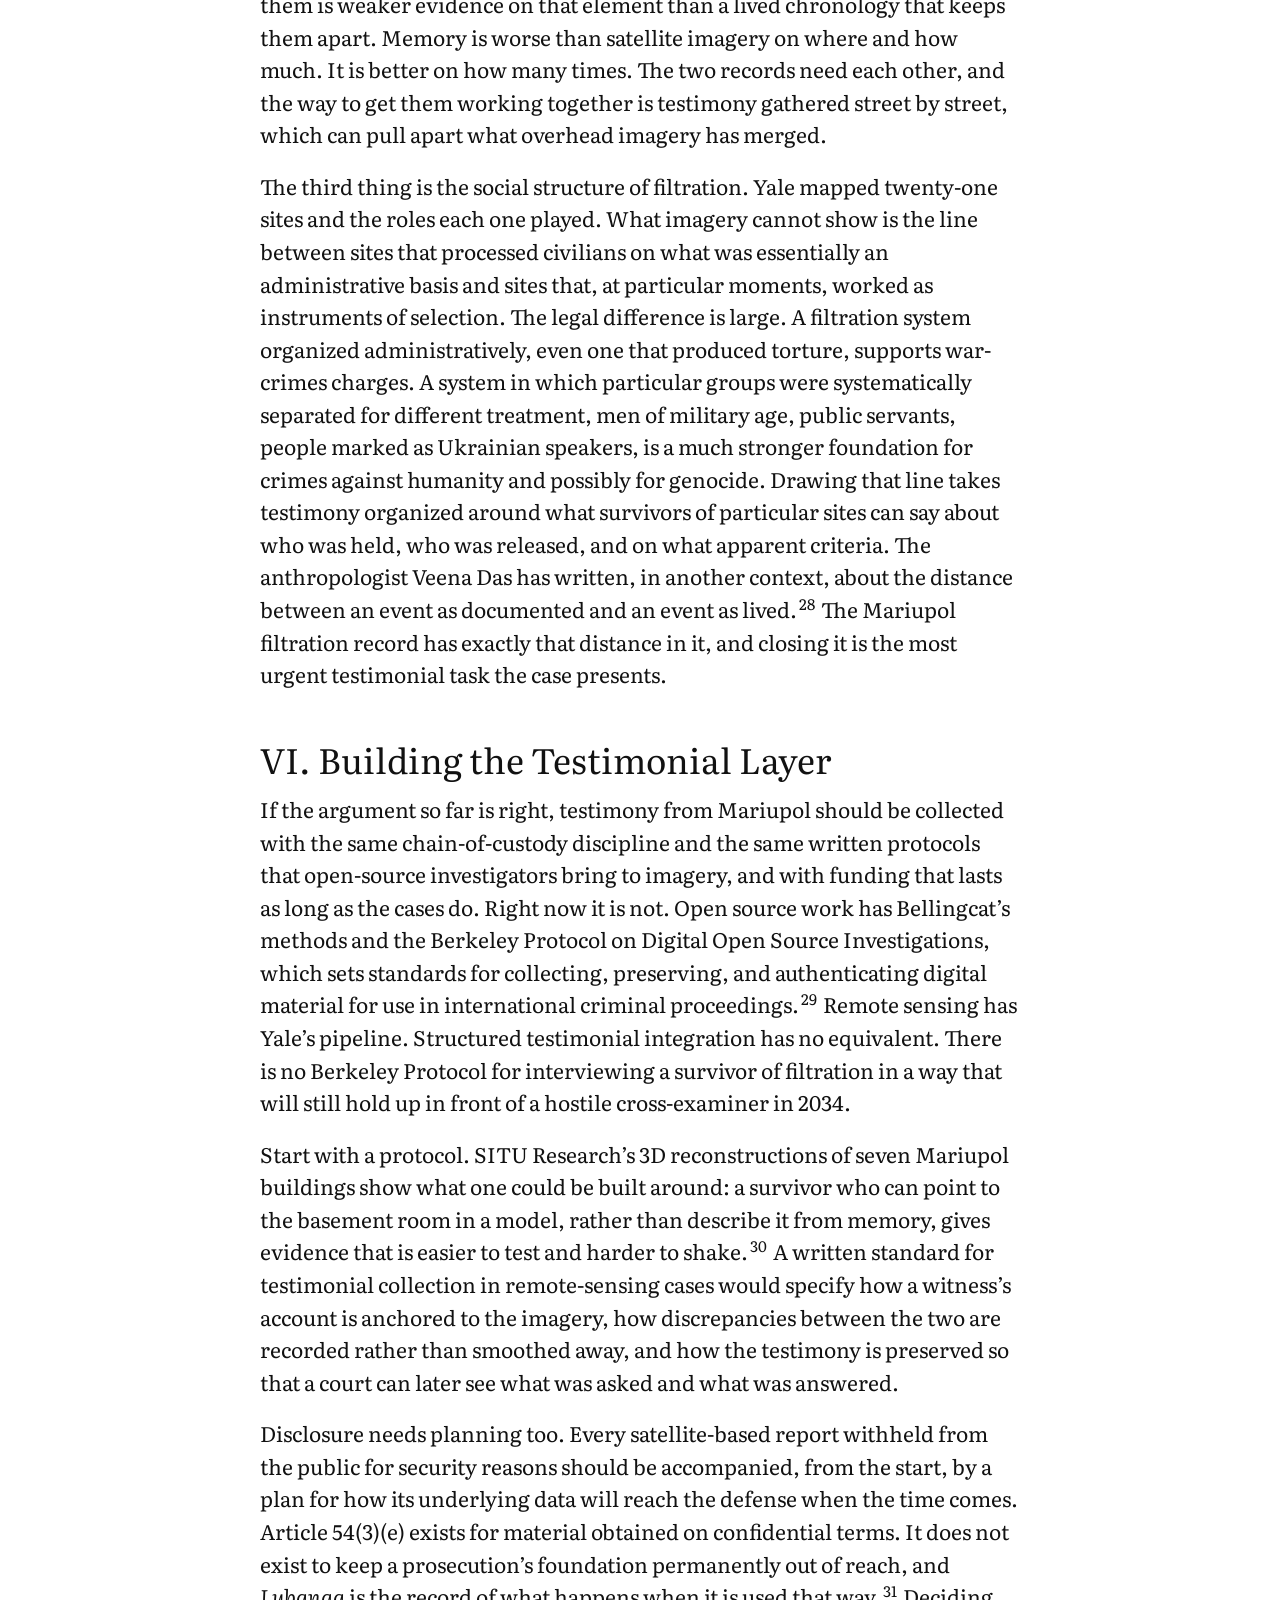
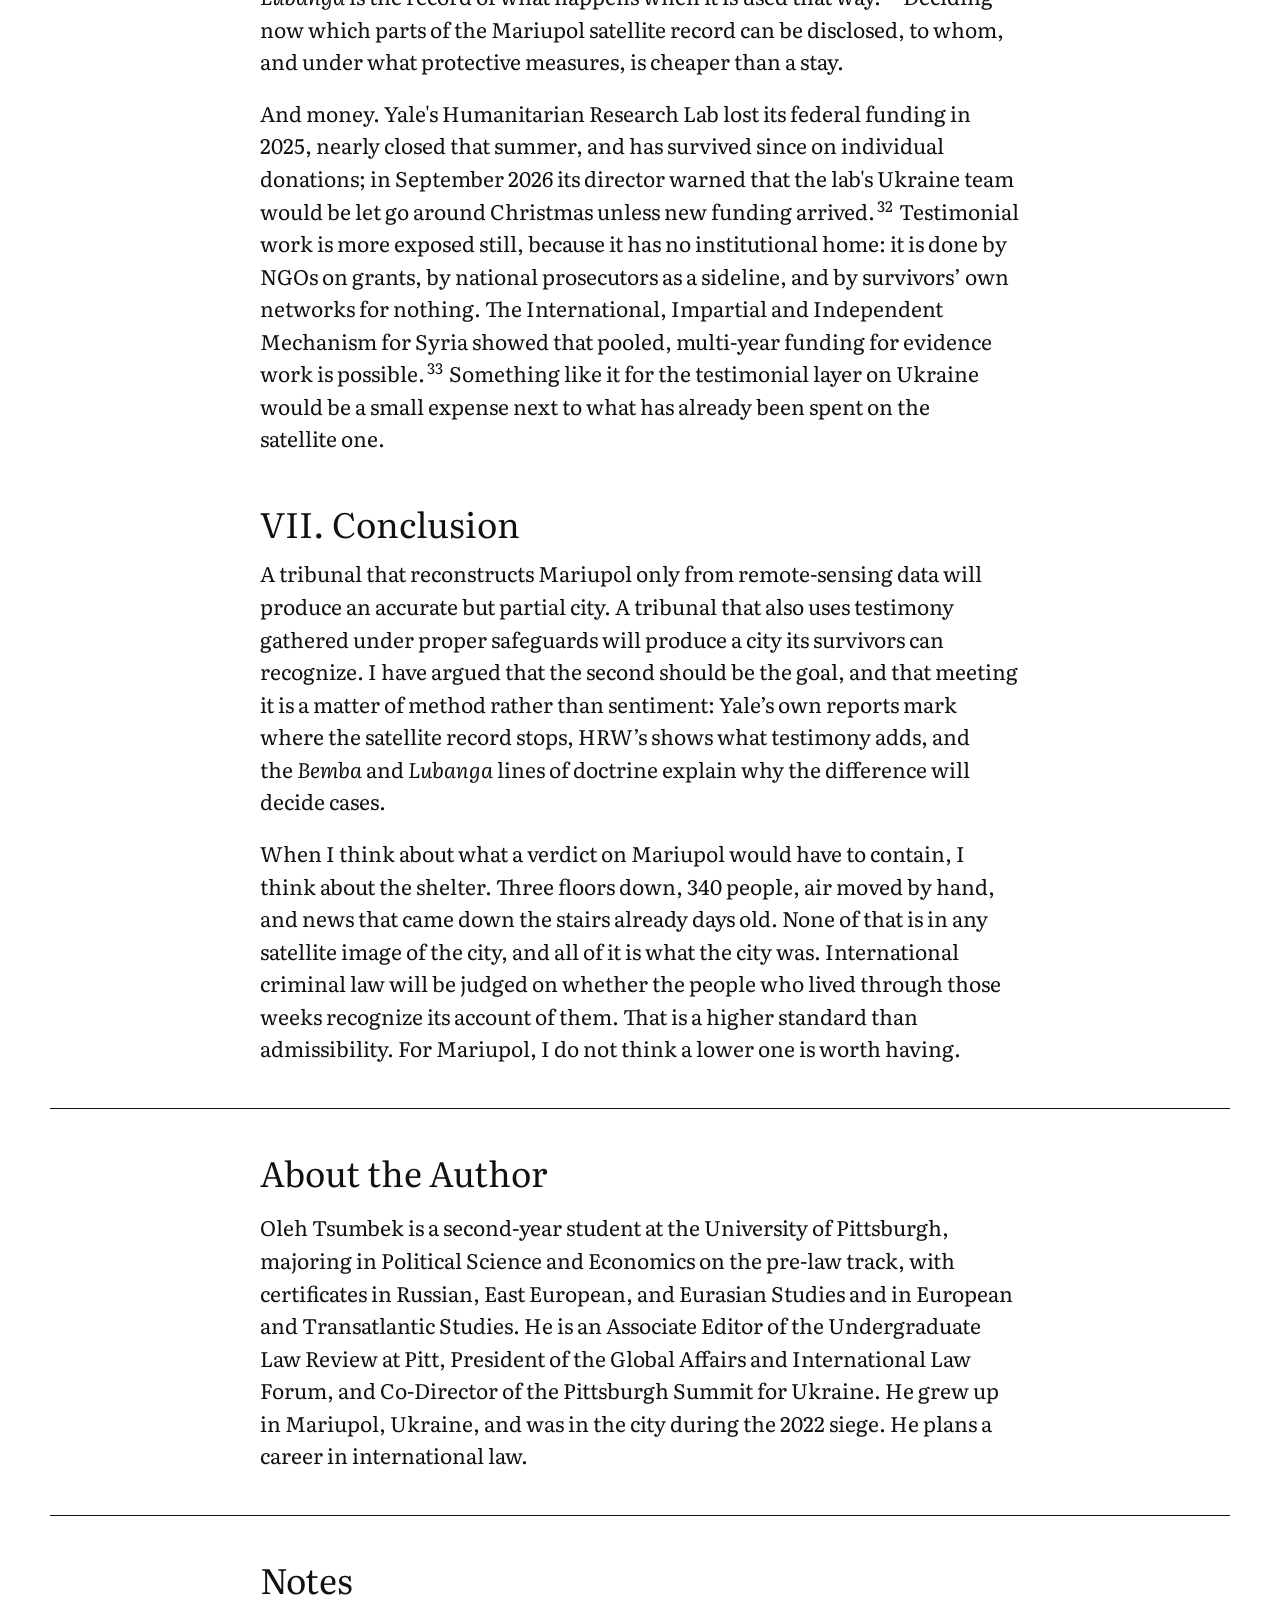
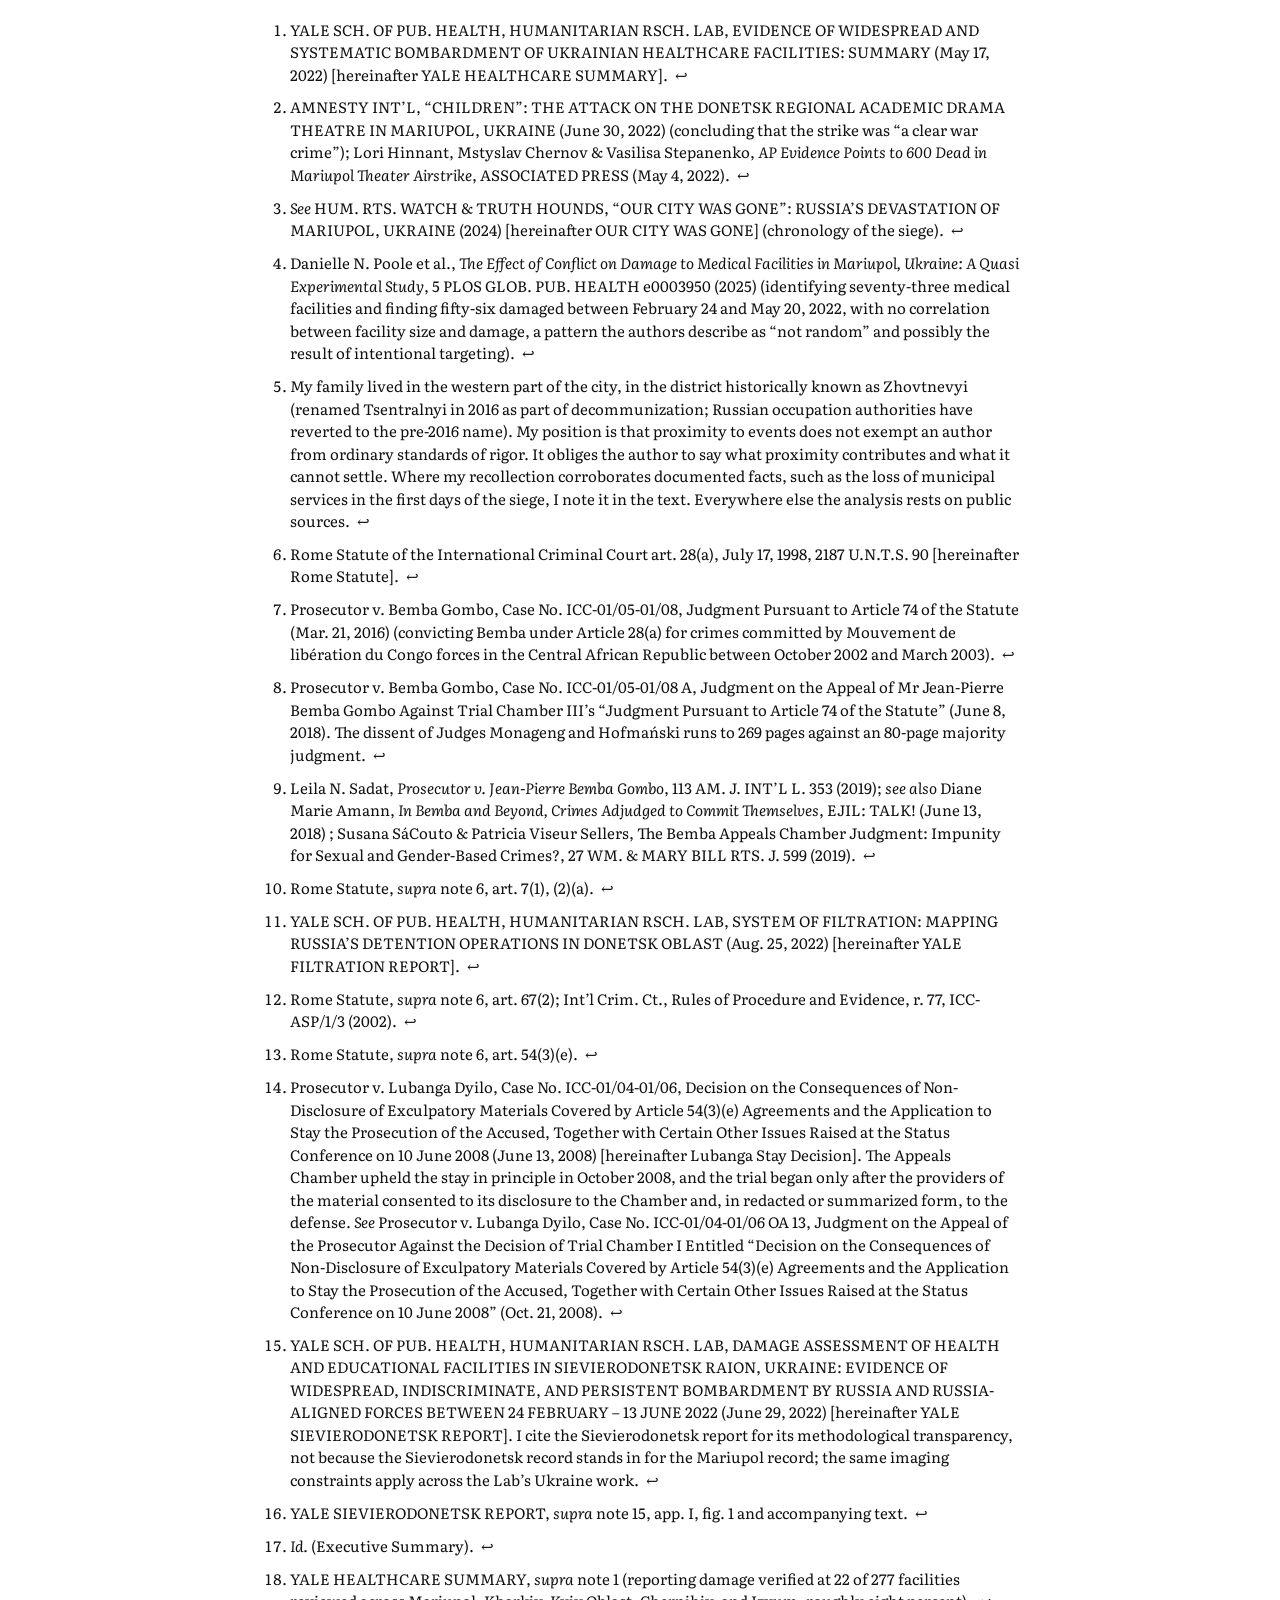
<file: mariupol-paper.html>
<!DOCTYPE html>
<html lang="en">
<head>
<meta charset="utf-8">
<meta name="viewport" content="width=device-width, initial-scale=1">
<title>What the Satellites Miss – Oleh Tsumbek</title>
<meta name="description" content="Mariupol is one of the most thoroughly documented atrocities in the history of international criminal law, and most of that documentation was produced from orbit.">
<link rel="canonical" href="https://olehtsumbek.com/mariupol-paper">
<meta name="robots" content="index, follow">
<meta property="og:site_name" content="Oleh Tsumbek">
<meta property="og:type" content="article">
<meta property="og:title" content="What the Satellites Miss: Remote Sensing, Testimony, and the Prosecution of the Siege of Mariupol">
<meta property="og:description" content="Mariupol is one of the most thoroughly documented atrocities in the history of international criminal law, and most of that documentation was produced from orbit.">
<meta property="og:url" content="https://olehtsumbek.com/mariupol-paper">
<meta property="og:image" content="https://olehtsumbek.com/assets/og-image.png">
<meta property="og:image:width" content="1200">
<meta property="og:image:height" content="630">
<meta name="twitter:card" content="summary_large_image">
<link rel="icon" href="assets/favicon.svg" type="image/svg+xml">
<link rel="icon" href="assets/favicon-32.png" sizes="32x32" type="image/png">
<link rel="apple-touch-icon" href="assets/apple-touch-icon.png">
<link rel="preconnect" href="https://fonts.googleapis.com">
<link rel="preconnect" href="https://fonts.gstatic.com" crossorigin>
<link rel="stylesheet" href="https://fonts.googleapis.com/css2?family=Literata:ital,wght@0,400;0,700;1,400&amp;display=swap">
<link rel="stylesheet" href="assets/site.css">
<script>document.documentElement.classList.add("js");</script>
<script src="assets/site.js" defer></script>
<script type="application/ld+json">{"@context": "https://schema.org", "@type": "ScholarlyArticle", "headline": "What the Satellites Miss: Remote Sensing, Testimony, and the Prosecution of the Siege of Mariupol", "author": {"@type": "Person", "name": "Oleh Tsumbek", "url": "https://olehtsumbek.com/"}, "mainEntityOfPage": "https://olehtsumbek.com/mariupol-paper", "about": "Siege of Mariupol"}</script>
</head>
<body>
<a class="skip-link" href="#main">Skip to content</a>
<header class="site-header">
  <div class="site-header__inner">
    <a class="brand" href="index.html"><svg class="brand__mark" viewBox="0 0 80 80" aria-hidden="true" focusable="false"><circle cx="40" cy="40" r="40" fill="#111111"/><g fill="none" stroke="#ffffff" stroke-width="5" stroke-linecap="round" transform="translate(13.4 12) scale(.7)"><path d="M40 4a36 36 0 0 0 0 72"/><path d="M40 18h32M56 18v40M48 58h16"/></g></svg><span class="brand__text"><span class="brand__name">Oleh Tsumbek</span><span class="brand__tagline">Personal Journal</span></span></a>
    <nav class="nav" aria-label="Main">
      <button class="nav__open" type="button" aria-expanded="false" aria-controls="nav-panel"><svg viewBox="0 0 24 24" aria-hidden="true" focusable="false"><path d="M4 8.5h16M4 15.5h16" stroke="currentColor" stroke-width="1.5"/></svg><span class="sr-only">Open menu</span></button>
      <div class="nav__panel" id="nav-panel">
        <button class="nav__close" type="button"><svg viewBox="0 0 24 24" aria-hidden="true" focusable="false"><path d="M6 6l12 12M18 6 6 18" stroke="currentColor" stroke-width="1.5"/></svg><span class="sr-only">Close menu</span></button>
        <ul class="nav__list">
        <li><a class="nav__link" href="mariupol-paper.html" aria-current="page">Mariupol Paper</a></li>
        <li><a class="nav__link" href="publications.html">Publications</a></li>
        <li><a class="nav__link" href="about.html">About</a></li>
        <li><a class="nav__link" href="support-ukraine.html">Support Ukraine</a></li>
        <li><a class="nav__link" href="contact.html">Contact</a></li>
        </ul>
      </div>
    </nav>
  </div>
</header>
<main id="main" class="site-main">
  <header class="container page-head">
    <p class="kicker">Mariupol Paper</p>
    <h1>What the Satellites Miss: Remote Sensing, Testimony, and the Prosecution of the Siege of Mariupol</h1>
    <p class="byline">By Oleh Tsumbek</p>
    <div class="buttons"><a class="button" href="assets/papers/what-the-satellites-miss-tsumbek.pdf" download>Download PDF</a></div>
  </header>
  <hr class="rule">
  <section class="container paper-summary" aria-labelledby="summary-title">
    <h2 id="summary-title">Summary</h2>
    <p>Mariupol is one of the most thoroughly documented atrocities in the history of international criminal law, and most of that documentation was produced from orbit. This article argues that satellite-based evidence, even at its most rigorous, cannot carry the prosecutions Mariupol will eventually require, and that the institution producing the best remote-sensing work on the siege, Yale’s Humanitarian Research Lab, has said as much in its own published reports. Three passages in those reports, on the undercounting built into satellite revisit cycles, on the withholding of facility-level data, and on the limits of remote sensing in the filtration system, each point at the same boundary. A fourth signal comes from the opposite direction: the Human Rights Watch and Truth Hounds reconstruction of the siege shows what becomes provable once testimony is gathered systematically. I connect these signals to the legal elements they bear on, chiefly the “failed to prevent or repress” limb of command responsibility after <em>Bemba</em> and the disclosure rules that stopped <em>Lubanga</em> in 2008, and I draw on my own experience of the siege to describe what only people who were in the city can supply. For several classes of legal claim, testimony is the only route to proof, and it should be collected with the same formality as satellite imagery.</p>
  </section>
  <hr class="rule">
  <article class="container paper-body" aria-label="Paper">
    <h2>I. Introduction</h2>
    <p>For nearly two months in early 2022, during the siege of Mariupol, I lived three floors below ground in the western part of Mariupol, in a shelter that held roughly 340 people. I was a high school student. My days had a routine, which is a strange thing to say about a siege: I spent part of most of them helping to operate the shelter’s manual ventilation system, and the rest waiting for news, which arrived on foot. There was no phone signal. What we knew about the city above us came from people who had walked over from other buildings and from the few car radios still running.</p>
    <p>Almost nothing I know about those weeks is the kind of thing a satellite can see. That is the subject of this article.</p>
    <p>Mariupol may be the most thoroughly documented siege in the history of international criminal law, and most of that documentation came from orbit. Within weeks of the Russian encirclement, which was complete by March 2, 2022, Yale’s Humanitarian Research Lab was publishing damage assessments built on commercial very-high-resolution satellite imagery.<sup class="fnref" id="fnref-1"><a href="#fn-1" aria-label="Note 1">1</a></sup> The strike on Maternity Hospital No. 3 on March 9 and the destruction of the Drama Theater on March 16, with the word ДЕТИ painted on the forecourt in letters large enough to read from space, were confirmed from above before most of the survivors had a chance to tell anyone what they had seen.<sup class="fnref" id="fnref-2"><a href="#fn-2" aria-label="Note 2">2</a></sup> By the time the last defenders at Azovstal surrendered on May 20, the satellite record of the city was already the backbone of the case that international institutions had begun to assemble.<sup class="fnref" id="fnref-3"><a href="#fn-3" aria-label="Note 3">3</a></sup> It still is. The Yale study of medical facilities, which found that fifty-six of the city’s seventy-three medical facilities, seventy-seven percent, were damaged during the siege, is the kind of evidence prosecutors will reach for first.<sup class="fnref" id="fnref-4"><a href="#fn-4" aria-label="Note 4">4</a></sup></p>
    <p>I think that record is indispensable, and I also think it cannot carry the case on its own. None of that is a complaint about the people who built it. My claim is that the limits of satellite evidence are written into the satellite evidence itself: the institution that produces the most rigorous remote-sensing documentation of Mariupol has, in three separate reports, told its readers where its method stops. A fourth signal comes from the other direction, from the Human Rights Watch and Truth Hounds reconstruction of the siege, which shows what becomes provable once testimony is collected at scale. And the doctrine makes the gap matter. After the ICC Appeals Chamber’s acquittal in <em>Bemba</em>, command-responsibility prosecutions turn on whether the accused had a discrete chance to act between one attack and the next, and that is exactly what a satellite chronology tends to blur.</p>
    <p>Part II explains why these gaps matter as a matter of law. Part III reads the four signals. Part IV takes the strongest objection seriously. Part V describes, partly from experience, what only local knowledge can supply, and Part VI sets out what a testimonial layer built to evidentiary standards would look like.</p>
    <p>One word about method. My family is from Mariupol and I was in the city during the opening phase of the siege. That does not make my reading of the law any better, and I have not treated memory as a substitute for documents. It does give me a vantage point on one specific question: the distance between what the satellites recorded and what the city was. Where my own experience shapes a claim below, I say so.<sup class="fnref" id="fnref-5"><a href="#fn-5" aria-label="Note 5">5</a></sup></p>
    <h2>II. Why the Gaps Matter in Law</h2>
    <p>Three bodies of doctrine turn the methodological problem into a legal one. Command responsibility first. Under Article 28(a) of the Rome Statute, a military commander is criminally responsible for crimes committed by forces under his effective control if he knew, or should have known, that they were committing or about to commit those crimes, and failed to take all necessary and reasonable measures within his power to prevent or repress them or to refer the matter to the competent authorities.<sup class="fnref" id="fnref-6"><a href="#fn-6" aria-label="Note 6">6</a></sup> The second limb is about time. To show that a commander failed to prevent or repress, the prosecution has to show that there was a moment at which he could have done so: an interval between one wave of attacks and the next in which an order could have been given and was not.</p>
    <p><em>Bemba</em> raised the price of proving that. In 2016 the Trial Chamber convicted Jean-Pierre Bemba under Article 28(a) as a remote commander whose forces committed crimes in the Central African Republic.<sup class="fnref" id="fnref-7"><a href="#fn-7" aria-label="Note 7">7</a></sup> In June 2018 a divided Appeals Chamber reversed by three votes to two. Among its reasons was that the Trial Chamber had not assessed with enough specificity what measures Bemba could realistically have taken from a distance, given what he actually knew, and, on the majority’s account, had moved too quickly from the pattern of the crimes to the failures of the man.<sup class="fnref" id="fnref-8"><a href="#fn-8" aria-label="Note 8">8</a></sup> The reaction from scholars was hostile; Leila Sadat wrote that the four separate opinions had “created considerable confusion over the state of ICC law and procedure.”<sup class="fnref" id="fnref-9"><a href="#fn-9" aria-label="Note 9">9</a></sup></p>
    <p>I read it less dramatically. The majority did not abolish remote-commander liability. It demanded evidence granular enough to distinguish one opportunity to act from the next, which is a high bar and, for Mariupol, a bar that satellite chronology alone cannot clear. I will come back to why.</p>
    <p>Second, crimes against humanity. Article 7 requires a widespread or systematic attack directed against a civilian population, pursuant to a state or organizational policy.<sup class="fnref" id="fnref-10"><a href="#fn-10" aria-label="Note 10">10</a></sup> For the filtration system that Russian and Russian-aligned forces ran in occupied Donetsk oblast, the systematic element depends on how the sites actually worked: who was registered, who was held, who was separated out and on what criteria. The Yale filtration report, discussed below, mapped twenty-one sites from orbit and then said plainly that the count could not be completed from orbit.<sup class="fnref" id="fnref-11"><a href="#fn-11" aria-label="Note 11">11</a></sup></p>
    <p>Third, disclosure. Article 67(2) obliges the Prosecutor to disclose to the defense evidence that tends to show the innocence of the accused, to mitigate guilt, or to affect the credibility of prosecution evidence, and Rule 77 gives the defense a right to inspect material in the Prosecutor’s possession that is material to the preparation of the defense.<sup class="fnref" id="fnref-12"><a href="#fn-12" aria-label="Note 12">12</a></sup> Article 54(3)(e) lets the Prosecutor accept documents on condition of confidentiality, solely for the purpose of generating new evidence.<sup class="fnref" id="fnref-13"><a href="#fn-13" aria-label="Note 13">13</a></sup> In 2008, in <em>Lubanga</em>, Trial Chamber I stayed the proceedings in what would become the Court’s first trial, because the Prosecutor had gathered a large body of material under such agreements and could not disclose it to the defense.<sup class="fnref" id="fnref-14"><a href="#fn-14" aria-label="Note 14">14</a></sup> I raise <em>Lubanga</em> because a great deal of the satellite record on Mariupol is, by design, unavailable to anyone outside a small circle of accountability mechanisms. That is a sensible security choice. It is also the same problem that stopped <em>Lubanga</em> for months, in a different setting.</p>
    <h2>III. Four Signals from the Record Itself</h2>
    <p>Defending the claim that satellite evidence cannot stand alone is harder than it sounds, because the satellite chronologies behind any Mariupol prosecution are not public at the level of individual buildings. What is public is the methodology that Yale’s Humanitarian Research Lab chose to publish, in three reports issued between May and August 2022. The reading that follows is deliberately narrow. It does not compare satellite data to survivor testimony; that comparison cannot be made from public sources. It shows, in Yale’s own words, that Yale has already drawn the boundary.</p>
    <h3>A. The Undercount</h3>
    <p>The first signal is in the Lab’s damage assessment for Sievierodonetsk raion, issued June 29, 2022, which catalogues damage to 51 of 89 healthcare and educational facilities between February 24 and June 13.<sup class="fnref" id="fnref-15"><a href="#fn-15" aria-label="Note 15">15</a></sup> The report is unusually open about its method. Figure 1 of its appendix shows the same facility on three dates: March 29 (no visible damage), May 16 (partial damage), and May 30 (additional partial damage). Forty-eight days separate the first two images. The analysts spell out what that means. “It is not possible to conclude exactly how many separate instances of damage occurred to a facility given two images separated by an extended time period,” they write, and the chronological analysis therefore “indicates the minimum number of occasions on which an identified location incurred damage.”<sup class="fnref" id="fnref-16"><a href="#fn-16" aria-label="Note 16">16</a></sup></p>
    <p>Read against Article 28(a), that sentence is the whole problem in miniature. A satellite that revisits every few days or weeks records a change of state, and if three strikes fell in the interval it records one. The “failed to prevent or repress” element asks whether the commander had a chance to intervene between strike one and strike three. The image cannot say. Yale is careful to present its counts as minimums, which is the right thing to do scientifically and exactly the wrong form for a post-<em>Bemba</em> prosecution, which needs to know how many separate occasions there were. The report itself draws the legal consequence: each attack on a facility, “even the same facility being attacked multiple times across separate incidents,” may count as a distinct criminal act.<sup class="fnref" id="fnref-17"><a href="#fn-17" aria-label="Note 17">17</a></sup></p>
    <h3>B. The Redaction</h3>
    <p>The second signal is in the Lab’s summary of May 17, 2022, on the bombardment of Ukrainian healthcare facilities. The summary reports its findings only in aggregate: 22 of 277 facilities verified as damaged between February 24 and March 29, 2022, across five cities and regions, with annotated imagery released for just seven of them.<sup class="fnref" id="fnref-18"><a href="#fn-18" aria-label="Note 18">18</a></sup> It also explains why nothing more granular is public. “Due to the report’s granularity and the potential use of sensitive information for targeting purposes,” it says, “only this summary and examples of annotated imagery depicting damage to seven (7) of these health facilities . . . are being released publicly. The full report will be made available as needed to international accountability mechanisms.”<sup class="fnref" id="fnref-19"><a href="#fn-19" aria-label="Note 19">19</a></sup></p>
    <p>I have no quarrel with the redaction. Publishing the coordinates of damaged hospitals in a city under active bombardment would have been indefensible. But the evidentiary cost has gone largely unremarked. Nobody outside the accountability mechanisms, and that includes defense counsel, independent experts, and scholars, can audit the chain of inferences that runs from a set of satellite observations to the claim of “widespread and systematic bombardment.” At trial, that chain will be attacked, and the defense will be entitled under Article 67(2) and Rule 77 to the material it needs to attack it. If the underlying data was received under Article 54(3)(e) conditions, or under an NGO’s equivalent, the Court will face the <em>Lubanga</em> question again: what happens when the foundation of the case cannot be shown to the accused. The answer in 2008 was a stay. The way to avoid repeating it is to design the disclosure protocol now, while the reports are being written, rather than in the courtroom.</p>
    <h3>C. The Filtration Report</h3>
    <p>The third signal is the most important, because it concerns the part of the Mariupol record that matters most for crimes against humanity and for any eventual genocide case. The Lab’s August 25, 2022 report on filtration identifies twenty-one sites in Donetsk oblast and maps the roles they play: registration, holding, secondary interrogation, and longer-term detention, with a single site often serving more than one.<sup class="fnref" id="fnref-20"><a href="#fn-20" aria-label="Note 20">20</a></sup> It is candid about scale. Ukraine’s former Ombudswoman for Human Rights put the number of civilians transferred to Russia at 1,700,000 by June 14, 2022, including 276,000 children; the Russian government, on August 16, 2022, claimed twice that.<sup class="fnref" id="fnref-21"><a href="#fn-21" aria-label="Note 21">21</a></sup> Then the report says, in its executive summary: “The total number of facilities engaged in filtration operations in Donetsk oblast cannot be conclusively determined by open source analysis and remote sensing alone. Ground investigations are required to cross corroborate these initial findings.”<sup class="fnref" id="fnref-22"><a href="#fn-22" aria-label="Note 22">22</a></sup></p>
    <p>That is Yale’s sentence, not mine. The institution whose imagery underpins much of the public understanding of filtration has written into its foundational report that the system cannot be fully seen from above. For Article 7 purposes the point is sharper still. Overhead imagery can show that a site existed and roughly how busy it was. It cannot show whether men of military age were separated from their families at the gate, or whether people identifiable as Ukrainian speakers were held longer, and it is those facts that turn an ugly administrative process into a systematic attack on a civilian population.</p>
    <h3>D. The View from the Ground</h3>
    <p>The fourth signal comes from the opposite direction. In 2024 Human Rights Watch and Truth Hounds, working with SITU Research, published the most thorough attempt so far to combine satellite imagery, open-source material, and survivor testimony into a single account of the siege. The report draws on 240 interviews, more than 850 verified photographs and videos, dozens of satellite images, and 3D reconstructions of seven damaged buildings.<sup class="fnref" id="fnref-23"><a href="#fn-23" aria-label="Note 23">23</a></sup> The estimate of the dead shows what the added layer buys. By analyzing satellite imagery and drone footage of five cemeteries in and around Mariupol, and by counting not only the individual graves visible from above but also the plaques and crosses that mark trench-style mass graves, which can only be seen from the ground, the report estimates that at least 10,284 people were buried in the city between March 2022 and February 2023, more than 8,000 of them likely from war-related causes above the city’s normal mortality rate.<sup class="fnref" id="fnref-24"><a href="#fn-24" aria-label="Note 24">24</a></sup> The city’s then-mayor estimated 22,000 dead. The UN monitoring mission had recorded fewer than 1348 civilian deaths. The three numbers do not contradict each other. The UN figure is what an outside body could verify without entering the city; the mayor’s figure is what local officials believed; the HRW figure sits between them and is the only one of the three that could be defended in court, and it could be defended only because the satellite count was combined with knowledge of how the cemeteries were actually being used. A satellite can count graves. It cannot say who is in them, or what has been moved.</p>
    <p>The report’s case studies make the same point one incident at a time. Its reconstruction of the strike on the apartment building at 98 Mytropolytska Street pairs a satellite chronology of the collapse with testimony from a neighbor who was in the basement when the bomb hit, from people who cleared the site in April, and from a relative who spent months searching the ruins, the makeshift morgue, and the cemeteries for her family.<sup class="fnref" id="fnref-25"><a href="#fn-25" aria-label="Note 25">25</a></sup> The satellite record establishes when the building was hit and how much of it fell. The testimony establishes who was in the basement, who recovered the bodies, and whose names belong to which remains. Neither layer alone would support a charge against the individual or the chain of command responsible.</p>
    <p>The same report is also why I think the post-<em>Bemba</em> bar can be cleared. Its chain-of command chapter identifies seventeen Russian and Russia-affiliated units that operated in the city, using unit obituaries, official decorations, state media, and verified social-media imagery, and it names ten individuals up the chain of command for whom a command-responsibility analysis is at least prima facie viable.<sup class="fnref" id="fnref-26"><a href="#fn-26" aria-label="Note 26">26</a></sup> What the <em>Bemba</em> majority wanted was a record in which a remote commander’s knowledge and options were facts rather than inferences. The open-source record on Mariupol already has that kind of granularity at the unit level, and it has it because people on the ground and in the diaspora supplied what the satellites could not.</p>
    <h2>IV. The Boilerplate Objection</h2>
    <p>The strongest objection to this reading is that I am mistaking hedges for admissions. On that view, the undercount language in the Sievierodonetsk report is ordinary methodological caution; every empirical study contains a sentence like it. The redaction language protects sources rather than concealing weakness. And “ground investigations are required” is a research plan, not a limit on the findings.</p>
    <p>Each of those readings has something to it, and I have read these passages closely enough to know that other readings remain open. But one caveat can be dismissed as boilerplate. Three of them, spread across a summer of reports and all pointing at the same boundary between what remote sensing can establish and what requires corroboration on the ground, look like an institutional position. I am not arguing that Yale’s reports are weak. They are exactly as strong as they claim to be, and what they claim falls short of what a conviction requires. Yale, to its credit, said so first.</p>
    <h2>V. What Only Local Knowledge Can Supply</h2>
    <p>Yale’s reports mark the outer edge of what satellite-only work can do. HRW’s shows what testimony adds when it is gathered in volume. What neither can show is what testimony is for, from the inside. I want to describe three things the satellites missed in the western districts, because each of them corresponds to a legal problem.</p>
    <p>The first is information. Mobile service in our part of the city was effectively gone by the fourth day of the invasion, and the electricity went within a couple of days after that.<sup class="fnref" id="fnref-27"><a href="#fn-27" aria-label="Note 27">27</a></sup> In the institutional record these are outages, two lines in a timeline. What the record does not contain is the system that grew up in the silence. Stairwells became message boards. A person with a charged phone was a courier, walking from building to building and repeating what they had heard, and the few car radios still running became shared property. In the shelter, news arrived at walking speed, sometimes days old, and often contradicted by the next person down the stairs.</p>
    <p>Two legal consequences follow, and both bear on how testimony from Mariupol will be judged. The first is credibility. A survivor who is asked, years later, to put the events of March 2022 in order is reconstructing a sequence that was already assembled from fragments at the time. None of us lived it as a continuous timeline. When a defense lawyer finds an inconsistency in a witness’s chronology, the inconsistency is usually a product of the information environment rather than a failure of memory, and a tribunal that does not understand the environment will draw the wrong inference. The second is corroboration. The absence of mobile metadata for the first weeks of the siege is itself an evidentiary fact. A court that expects the usual digital trail, timestamps, location data, message logs, will find almost none for those weeks, and it will have to calibrate what corroboration it can reasonably demand.</p>
    <p>The second thing the satellites miss is the shape of a day. The Yale medical-facilities study works at the level of the whole city, and at that level its data is rigorous. But the chronology satellite imagery produces, a pre-strike image and a post-strike image separated by however long the satellite took to come back, tends to fold successive events into one. From below, an attack has a beginning and an end, and then another beginning. From above, it is a change between Tuesday and Friday.</p>
    <p>That is the Sievierodonetsk undercount as it was lived. For the “failed to prevent or repress” element, the difference between one morning of bombardment and two attacks a day apart is the difference between one opportunity to intervene and two, and a satellite chronology that merges them is weaker evidence on that element than a lived chronology that keeps them apart. Memory is worse than satellite imagery on where and how much. It is better on how many times. The two records need each other, and the way to get them working together is testimony gathered street by street, which can pull apart what overhead imagery has merged.</p>
    <p>The third thing is the social structure of filtration. Yale mapped twenty-one sites and the roles each one played. What imagery cannot show is the line between sites that processed civilians on what was essentially an administrative basis and sites that, at particular moments, worked as instruments of selection. The legal difference is large. A filtration system organized administratively, even one that produced torture, supports war-crimes charges. A system in which particular groups were systematically separated for different treatment, men of military age, public servants, people marked as Ukrainian speakers, is a much stronger foundation for crimes against humanity and possibly for genocide. Drawing that line takes testimony organized around what survivors of particular sites can say about who was held, who was released, and on what apparent criteria. The anthropologist Veena Das has written, in another context, about the distance between an event as documented and an event as lived.<sup class="fnref" id="fnref-28"><a href="#fn-28" aria-label="Note 28">28</a></sup> The Mariupol filtration record has exactly that distance in it, and closing it is the most urgent testimonial task the case presents.</p>
    <h2>VI. Building the Testimonial Layer</h2>
    <p>If the argument so far is right, testimony from Mariupol should be collected with the same chain-of-custody discipline and the same written protocols that open-source investigators bring to imagery, and with funding that lasts as long as the cases do. Right now it is not. Open source work has Bellingcat’s methods and the Berkeley Protocol on Digital Open Source Investigations, which sets standards for collecting, preserving, and authenticating digital material for use in international criminal proceedings.<sup class="fnref" id="fnref-29"><a href="#fn-29" aria-label="Note 29">29</a></sup> Remote sensing has Yale’s pipeline. Structured testimonial integration has no equivalent. There is no Berkeley Protocol for interviewing a survivor of filtration in a way that will still hold up in front of a hostile cross-examiner in 2034.</p>
    <p>Start with a protocol. SITU Research’s 3D reconstructions of seven Mariupol buildings show what one could be built around: a survivor who can point to the basement room in a model, rather than describe it from memory, gives evidence that is easier to test and harder to shake.<sup class="fnref" id="fnref-30"><a href="#fn-30" aria-label="Note 30">30</a></sup> A written standard for testimonial collection in remote-sensing cases would specify how a witness’s account is anchored to the imagery, how discrepancies between the two are recorded rather than smoothed away, and how the testimony is preserved so that a court can later see what was asked and what was answered.</p>
    <p>Disclosure needs planning too. Every satellite-based report withheld from the public for security reasons should be accompanied, from the start, by a plan for how its underlying data will reach the defense when the time comes. Article 54(3)(e) exists for material obtained on confidential terms. It does not exist to keep a prosecution’s foundation permanently out of reach, and <em>Lubanga</em> is the record of what happens when it is used that way.<sup class="fnref" id="fnref-31"><a href="#fn-31" aria-label="Note 31">31</a></sup> Deciding now which parts of the Mariupol satellite record can be disclosed, to whom, and under what protective measures, is cheaper than a stay.</p>
    <p>And money. Yale's Humanitarian Research Lab lost its federal funding in 2025, nearly closed that summer, and has survived since on individual donations; in September 2026 its director warned that the lab's Ukraine team would be let go around Christmas unless new funding arrived.<sup class="fnref" id="fnref-32"><a href="#fn-32" aria-label="Note 32">32</a></sup> Testimonial work is more exposed still, because it has no institutional home: it is done by NGOs on grants, by national prosecutors as a sideline, and by survivors’ own networks for nothing. The International, Impartial and Independent Mechanism for Syria showed that pooled, multi-year funding for evidence work is possible.<sup class="fnref" id="fnref-33"><a href="#fn-33" aria-label="Note 33">33</a></sup> Something like it for the testimonial layer on Ukraine would be a small expense next to what has already been spent on the satellite one.</p>
    <h2>VII. Conclusion</h2>
    <p>A tribunal that reconstructs Mariupol only from remote-sensing data will produce an accurate but partial city. A tribunal that also uses testimony gathered under proper safeguards will produce a city its survivors can recognize. I have argued that the second should be the goal, and that meeting it is a matter of method rather than sentiment: Yale’s own reports mark where the satellite record stops, HRW’s shows what testimony adds, and the <em>Bemba</em> and <em>Lubanga</em> lines of doctrine explain why the difference will decide cases.</p>
    <p>When I think about what a verdict on Mariupol would have to contain, I think about the shelter. Three floors down, 340 people, air moved by hand, and news that came down the stairs already days old. None of that is in any satellite image of the city, and all of it is what the city was. International criminal law will be judged on whether the people who lived through those weeks recognize its account of them. That is a higher standard than admissibility. For Mariupol, I do not think a lower one is worth having.</p>
  </article>
  <hr class="rule">
  <section class="container paper-author" aria-labelledby="author-title">
    <h2 id="author-title">About the Author</h2>
    <p>Oleh Tsumbek is a second-year student at the University of Pittsburgh, majoring in Political Science and Economics on the pre-law track, with certificates in Russian, East European, and Eurasian Studies and in European and Transatlantic Studies. He is an Associate Editor of the Undergraduate Law Review at Pitt, President of the Global Affairs and International Law Forum, and Co-Director of the Pittsburgh Summit for Ukraine. He grew up in Mariupol, Ukraine, and was in the city during the 2022 siege. He plans a career in international law.</p>
  </section>
  <hr class="rule">
  <section class="container notes" aria-labelledby="notes-title">
    <h2 id="notes-title">Notes</h2>
    <ol class="notes__list">
      <li id="fn-1">YALE SCH. OF PUB. HEALTH, HUMANITARIAN RSCH. LAB, EVIDENCE OF WIDESPREAD AND SYSTEMATIC BOMBARDMENT OF UKRAINIAN HEALTHCARE FACILITIES: SUMMARY (May 17, 2022) [hereinafter YALE HEALTHCARE SUMMARY]. <a class="notes__back" href="#fnref-1" aria-label="Back to text for note 1">↩</a></li>
      <li id="fn-2">AMNESTY INT’L, “CHILDREN”: THE ATTACK ON THE DONETSK REGIONAL ACADEMIC DRAMA THEATRE IN MARIUPOL, UKRAINE (June 30, 2022) (concluding that the strike was “a clear war crime”); Lori Hinnant, Mstyslav Chernov &amp; Vasilisa Stepanenko, <em>AP Evidence Points to 600 Dead in Mariupol Theater Airstrike</em>, ASSOCIATED PRESS (May 4, 2022). <a class="notes__back" href="#fnref-2" aria-label="Back to text for note 2">↩</a></li>
      <li id="fn-3"><em>See</em> HUM. RTS. WATCH &amp; TRUTH HOUNDS, “OUR CITY WAS GONE”: RUSSIA’S DEVASTATION OF MARIUPOL, UKRAINE (2024) [hereinafter OUR CITY WAS GONE] (chronology of the siege). <a class="notes__back" href="#fnref-3" aria-label="Back to text for note 3">↩</a></li>
      <li id="fn-4">Danielle N. Poole et al., <em>The Effect of Conflict on Damage to Medical Facilities in Mariupol, Ukraine: A Quasi Experimental Study</em>, 5 PLOS GLOB. PUB. HEALTH e0003950 (2025) (identifying seventy-three medical facilities and finding fifty-six damaged between February 24 and May 20, 2022, with no correlation between facility size and damage, a pattern the authors describe as “not random” and possibly the result of intentional targeting). <a class="notes__back" href="#fnref-4" aria-label="Back to text for note 4">↩</a></li>
      <li id="fn-5">My family lived in the western part of the city, in the district historically known as Zhovtnevyi (renamed Tsentralnyi in 2016 as part of decommunization; Russian occupation authorities have reverted to the pre-2016 name). My position is that proximity to events does not exempt an author from ordinary standards of rigor. It obliges the author to say what proximity contributes and what it cannot settle. Where my recollection corroborates documented facts, such as the loss of municipal services in the first days of the siege, I note it in the text. Everywhere else the analysis rests on public sources. <a class="notes__back" href="#fnref-5" aria-label="Back to text for note 5">↩</a></li>
      <li id="fn-6">Rome Statute of the International Criminal Court art. 28(a), July 17, 1998, 2187 U.N.T.S. 90 [hereinafter Rome Statute]. <a class="notes__back" href="#fnref-6" aria-label="Back to text for note 6">↩</a></li>
      <li id="fn-7">Prosecutor v. Bemba Gombo, Case No. ICC-01/05-01/08, Judgment Pursuant to Article 74 of the Statute (Mar. 21, 2016) (convicting Bemba under Article 28(a) for crimes committed by Mouvement de libération du Congo forces in the Central African Republic between October 2002 and March 2003). <a class="notes__back" href="#fnref-7" aria-label="Back to text for note 7">↩</a></li>
      <li id="fn-8">Prosecutor v. Bemba Gombo, Case No. ICC-01/05-01/08 A, Judgment on the Appeal of Mr Jean-Pierre Bemba Gombo Against Trial Chamber III’s “Judgment Pursuant to Article 74 of the Statute” (June 8, 2018). The dissent of Judges Monageng and Hofmański runs to 269 pages against an 80-page majority judgment. <a class="notes__back" href="#fnref-8" aria-label="Back to text for note 8">↩</a></li>
      <li id="fn-9">Leila N. Sadat, <em>Prosecutor v. Jean-Pierre Bemba Gombo</em>, 113 AM. J. INT’L L. 353 (2019); <em>see also</em> Diane Marie Amann, <em>In Bemba and Beyond, Crimes Adjudged to Commit Themselves</em>, EJIL: TALK! (June 13, 2018) ; Susana SáCouto &amp; Patricia Viseur Sellers, The Bemba Appeals Chamber Judgment: Impunity for Sexual and Gender-Based Crimes?, 27 WM. &amp; MARY BILL RTS. J. 599 (2019). <a class="notes__back" href="#fnref-9" aria-label="Back to text for note 9">↩</a></li>
      <li id="fn-10">Rome Statute, <em>supra</em> note 6, art. 7(1), (2)(a). <a class="notes__back" href="#fnref-10" aria-label="Back to text for note 10">↩</a></li>
      <li id="fn-11">YALE SCH. OF PUB. HEALTH, HUMANITARIAN RSCH. LAB, SYSTEM OF FILTRATION: MAPPING RUSSIA’S DETENTION OPERATIONS IN DONETSK OBLAST (Aug. 25, 2022) [hereinafter YALE FILTRATION REPORT]. <a class="notes__back" href="#fnref-11" aria-label="Back to text for note 11">↩</a></li>
      <li id="fn-12">Rome Statute, <em>supra</em> note 6, art. 67(2); Int’l Crim. Ct., Rules of Procedure and Evidence, r. 77, ICC-ASP/1/3 (2002). <a class="notes__back" href="#fnref-12" aria-label="Back to text for note 12">↩</a></li>
      <li id="fn-13">Rome Statute, <em>supra</em> note 6, art. 54(3)(e). <a class="notes__back" href="#fnref-13" aria-label="Back to text for note 13">↩</a></li>
      <li id="fn-14">Prosecutor v. Lubanga Dyilo, Case No. ICC-01/04-01/06, Decision on the Consequences of Non-Disclosure of Exculpatory Materials Covered by Article 54(3)(e) Agreements and the Application to Stay the Prosecution of the Accused, Together with Certain Other Issues Raised at the Status Conference on 10 June 2008 (June 13, 2008) [hereinafter Lubanga Stay Decision]. The Appeals Chamber upheld the stay in principle in October 2008, and the trial began only after the providers of the material consented to its disclosure to the Chamber and, in redacted or summarized form, to the defense. <em>See</em> Prosecutor v. Lubanga Dyilo, Case No. ICC-01/04-01/06 OA 13, Judgment on the Appeal of the Prosecutor Against the Decision of Trial Chamber I Entitled “Decision on the Consequences of Non-Disclosure of Exculpatory Materials Covered by Article 54(3)(e) Agreements and the Application to Stay the Prosecution of the Accused, Together with Certain Other Issues Raised at the Status Conference on 10 June 2008” (Oct. 21, 2008). <a class="notes__back" href="#fnref-14" aria-label="Back to text for note 14">↩</a></li>
      <li id="fn-15">YALE SCH. OF PUB. HEALTH, HUMANITARIAN RSCH. LAB, DAMAGE ASSESSMENT OF HEALTH AND EDUCATIONAL FACILITIES IN SIEVIERODONETSK RAION, UKRAINE: EVIDENCE OF WIDESPREAD, INDISCRIMINATE, AND PERSISTENT BOMBARDMENT BY RUSSIA AND RUSSIA-ALIGNED FORCES BETWEEN 24 FEBRUARY – 13 JUNE 2022 (June 29, 2022) [hereinafter YALE SIEVIERODONETSK REPORT]. I cite the Sievierodonetsk report for its methodological transparency, not because the Sievierodonetsk record stands in for the Mariupol record; the same imaging constraints apply across the Lab’s Ukraine work. <a class="notes__back" href="#fnref-15" aria-label="Back to text for note 15">↩</a></li>
      <li id="fn-16">YALE SIEVIERODONETSK REPORT, <em>supra</em> note 15, app. I, fig. 1 and accompanying text. <a class="notes__back" href="#fnref-16" aria-label="Back to text for note 16">↩</a></li>
      <li id="fn-17"><em>Id.</em> (Executive Summary). <a class="notes__back" href="#fnref-17" aria-label="Back to text for note 17">↩</a></li>
      <li id="fn-18">YALE HEALTHCARE SUMMARY, <em>supra</em> note 1 (reporting damage verified at 22 of 277 facilities reviewed across Mariupol, Kharkiv, Kyiv Oblast, Chernihiv, and Izyum, roughly eight percent). <a class="notes__back" href="#fnref-18" aria-label="Back to text for note 18">↩</a></li>
      <li id="fn-19"><em>Id.</em> The summary states that the full report was provided to the OSCE Moscow Mechanism and is available to international accountability mechanisms on request. <a class="notes__back" href="#fnref-19" aria-label="Back to text for note 19">↩</a></li>
      <li id="fn-20">YALE FILTRATION REPORT, <em>supra</em> note 11. <a class="notes__back" href="#fnref-20" aria-label="Back to text for note 20">↩</a></li>
      <li id="fn-21"><em>Id.</em> (attributing the figure of 1,700,000 transferred civilians, including 276,000 children, to the former Ukrainian Ombudswoman for Human Rights as of June 14, 2022, and the figure of 3,400,000, including more than 550,000 children, to the Russian government as of August 16, 2022). <a class="notes__back" href="#fnref-21" aria-label="Back to text for note 21">↩</a></li>
      <li id="fn-22"><em>Id.</em> (Executive Summary). <a class="notes__back" href="#fnref-22" aria-label="Back to text for note 22">↩</a></li>
      <li id="fn-23">OUR CITY WAS GONE, <em>supra</em> note 3 (describing 240 interviews, mostly with displaced Mariupol residents, more than 850 verified photographs and videos, dozens of satellite images, and 3D reconstructions and spatial analysis by SITU Research). <a class="notes__back" href="#fnref-23" aria-label="Back to text for note 23">↩</a></li>
      <li id="fn-24"><em>Id.</em> ch. VIII (analyzing grave sites at five cemeteries: Starokrymske, Novotroitske, Vynohradne, Pavlov Street, and Manhush; the report describes the 10,284 figure as a likely significant underestimate of wartime mortality). <a class="notes__back" href="#fnref-24" aria-label="Back to text for note 24">↩</a></li>
      <li id="fn-25"><sup>Id.</sup><sup>(case study of the March 11, 2022 strike on Mytropolytska Street 98, a five-story residential building serving as a designated shelter).</sup> <a class="notes__back" href="#fnref-25" aria-label="Back to text for note 25">↩</a></li>
      <li id="fn-26"><em>Id.</em> ch. X (Russian Chain of Command). The ten named individuals are Vladimir Putin, Sergei Shoigu, Valery Gerasimov, Sergei Rudskoy, Alexander Dvornikov, Viktor Zolotov, Andrei Mordvichev, Ramzan Kadyrov, Adam Delimkhanov, and Denis Pushilin. <a class="notes__back" href="#fnref-26" aria-label="Back to text for note 26">↩</a></li>
      <li id="fn-27">Author’s recollection, offered under the caveat in note 5 and not as a substitute for documented sources. <a class="notes__back" href="#fnref-27" aria-label="Back to text for note 27">↩</a></li>
      <li id="fn-28">VEENA DAS, LIFE AND WORDS: VIOLENCE AND THE DESCENT INTO THE ORDINARY (2007). <a class="notes__back" href="#fnref-28" aria-label="Back to text for note 28">↩</a></li>
      <li id="fn-29">U.N. OFF. OF THE HIGH COMM’R FOR HUM. RTS. &amp; HUM. RTS. CTR., UNIV. OF CAL., BERKELEY, SCH. OF L., BERKELEY PROTOCOL ON DIGITAL OPEN SOURCE INVESTIGATIONS (2022); <em>see also</em> Bellingcat, <em>Online Open Source Investigation Toolkit</em> (updated regularly). <a class="notes__back" href="#fnref-29" aria-label="Back to text for note 29">↩</a></li>
      <li id="fn-30"><em>See</em> OUR CITY WAS GONE, <em>supra</em> note 3 (3D reconstructions by SITU Research). <a class="notes__back" href="#fnref-30" aria-label="Back to text for note 30">↩</a></li>
      <li id="fn-31">Lubanga Stay Decision, <em>supra</em> note 14. <a class="notes__back" href="#fnref-31" aria-label="Back to text for note 31">↩</a></li>
      <li id="fn-32">Ray Furlong, <em>Exclusive: ‘A Catastrophic Blow’ as US Shuts Unit Investigating War Crimes in Ukraine</em>, RADIO FREE EUR./RADIO LIBERTY (Mar. 19, 2025); Yale Sch. of Pub. Health, <em>Individual Donors Help Humanitarian Research Lab Stay Open Until October</em> (2025) (reporting that the Lab, which had announced it would cease operations on July 1, 2025, could continue until at least October 1, 2025).Alex Raufoglu, Yale Tracking of Ukrainian Children Taken by Russia at Risk as US Reshapes $25M Program, Radio Free Eur./Radio Liberty (Sept. 9, 2026) (reporting that the Lab's Ukraine researchers were scheduled to be terminated around Christmas unless new funding was found). <a class="notes__back" href="#fnref-32" aria-label="Back to text for note 32">↩</a></li>
      <li id="fn-33">G.A. Res. 71/248 (Dec. 21, 2016) (establishing the International, Impartial and Independent Mechanism to Assist in the Investigation and Prosecution of Persons Responsible for the Most Serious Crimes under International Law Committed in the Syrian Arab Republic since March 2011, funded through voluntary contributions). <a class="notes__back" href="#fnref-33" aria-label="Back to text for note 33">↩</a></li>
    </ol>
  </section>
  <hr class="rule">
  <section class="container section">
    <p class="disclaimer">This paper is written for academic discussion and is not legal advice. The views expressed are my own and do not represent the University of Pittsburgh.</p>
    <p>For any comments, email <a href="mailto:olt49@pitt.edu">olt49@pitt.edu</a></p>
    <div class="buttons"><a class="button button--outline" href="assets/papers/what-the-satellites-miss-tsumbek.pdf" download>Download PDF</a></div>
  </section>
  <hr class="rule rule--flush">
</main>
<footer class="site-footer">
  <div class="site-footer__inner">
    <div>
      <p class="site-footer__name">Oleh Tsumbek</p>
      <p class="site-footer__note">This is a personal website. The views expressed herein are my own and do not represent the University of Pittsburgh, its administration, faculty, or staff.</p>
    </div>
    <div class="site-footer__side">
      <ul class="social" aria-label="Social links">
        <li><a href="https://www.linkedin.com/in/oleh-tsumbek-5044573ab/" target="_blank" rel="noopener"><svg viewBox="0 0 24 24" aria-hidden="true" focusable="false"><rect x="3" y="3" width="18" height="18" rx="2.5" fill="currentColor"/><path fill="#ededed" d="M7.1 10h2.3v7H7.1zM8.25 6.5a1.35 1.35 0 1 1 0 2.7 1.35 1.35 0 0 1 0-2.7zM11.1 10h2.2v1c.4-.7 1.3-1.2 2.4-1.2 2.3 0 2.8 1.5 2.8 3.4V17h-2.3v-3.4c0-.9-.1-1.9-1.3-1.9s-1.5.9-1.5 1.9V17h-2.3z"/></svg><span class="sr-only">LinkedIn (opens in a new tab)</span></a></li>
        <li><a href="mailto:olt49@pitt.edu"><svg viewBox="0 0 24 24" aria-hidden="true" focusable="false" fill="none" stroke="currentColor" stroke-width="1.7" stroke-linejoin="round"><rect x="3" y="5.5" width="18" height="13" rx="1.5"/><path d="M3.8 6.5 12 13l8.2-6.5"/></svg><span class="sr-only">Email</span></a></li>
      </ul>
      <p class="site-footer__credit">© 2026 Oleh Tsumbek</p>
    </div>
  </div>
</footer>
</body>
</html>
</file>
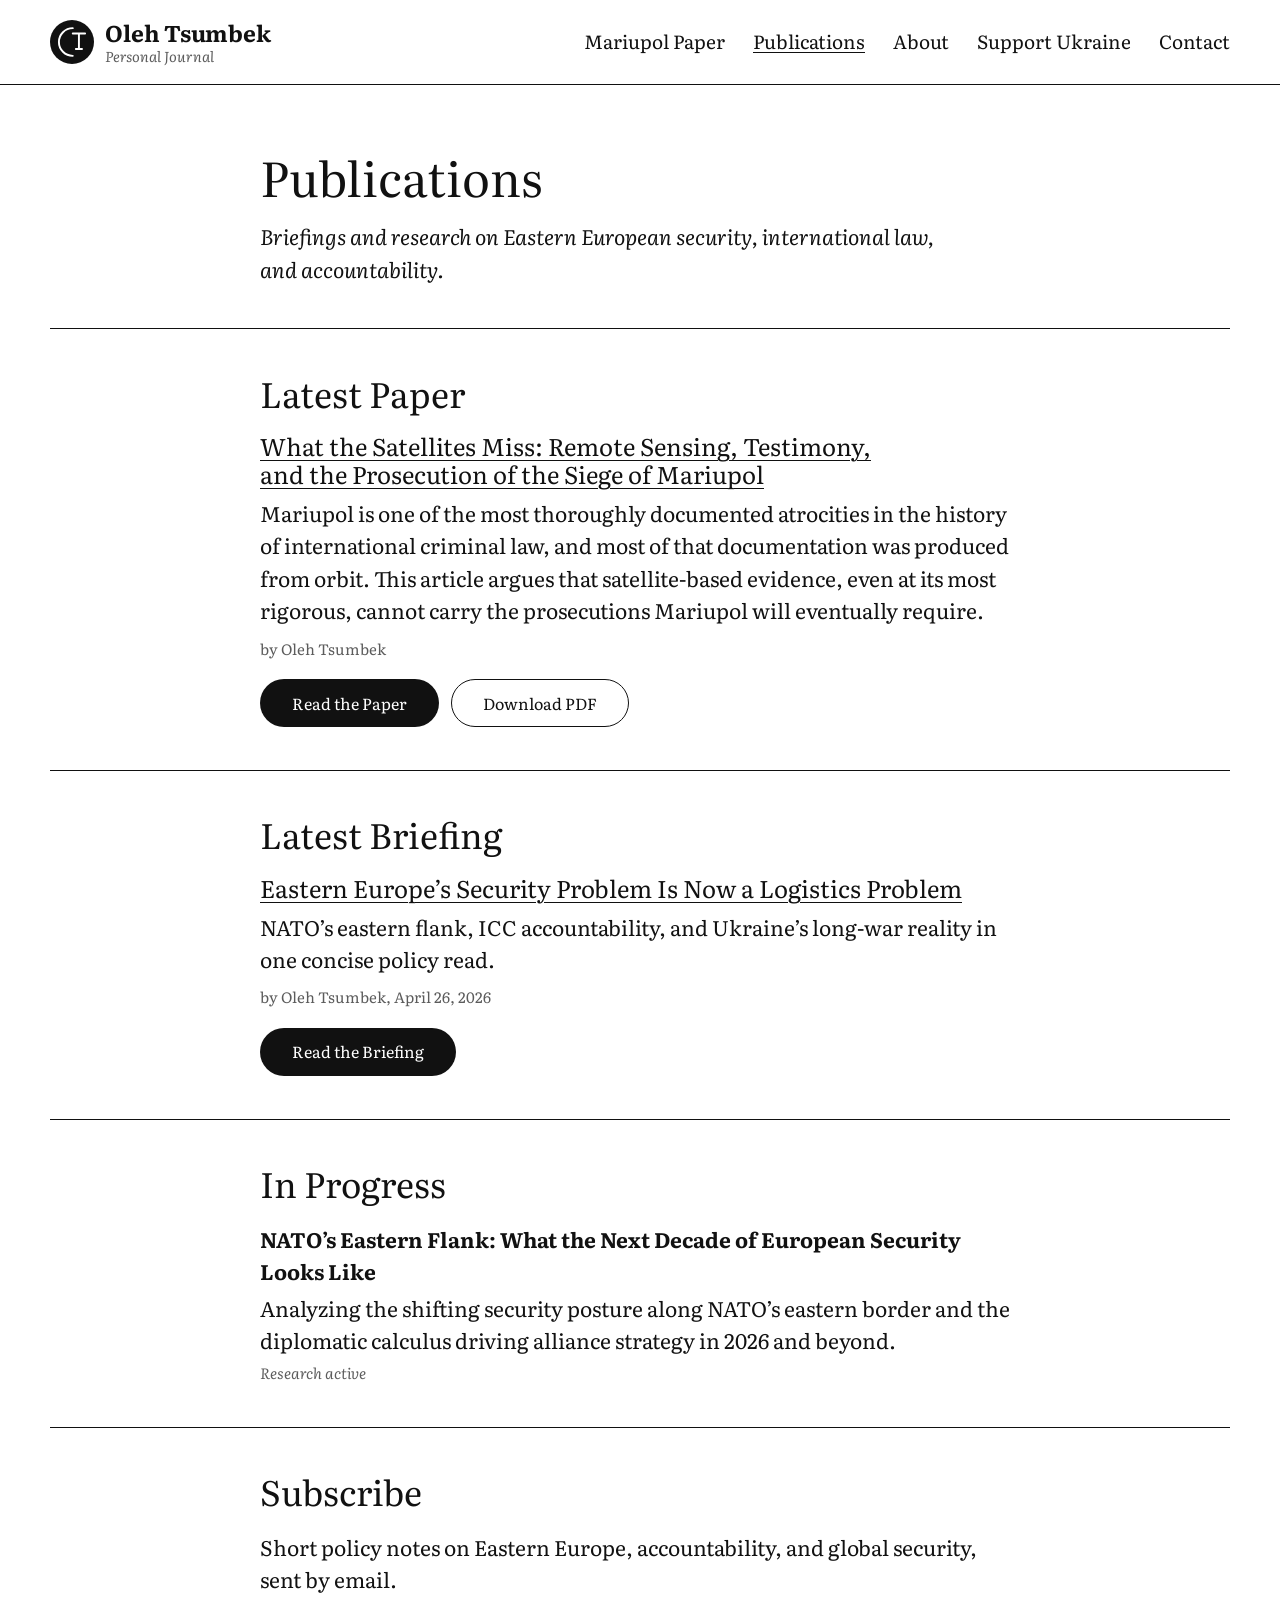
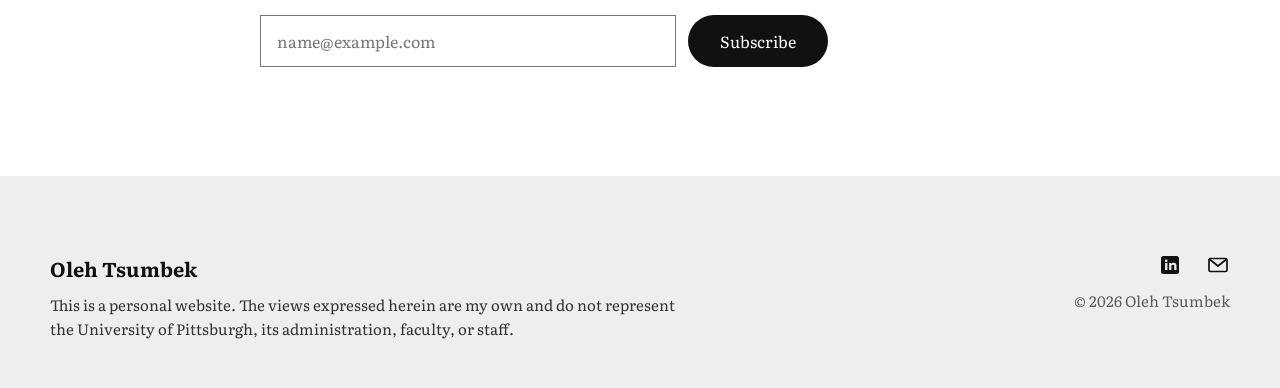
<file: publications.html>
<!DOCTYPE html>
<html lang="en">
<head>
<meta charset="utf-8">
<meta name="viewport" content="width=device-width, initial-scale=1">
<title>Publications – Oleh Tsumbek</title>
<meta name="description" content="Briefings and research by Oleh Tsumbek on Eastern European security, international law, and accountability.">
<link rel="canonical" href="https://olehtsumbek.com/publications">
<meta name="robots" content="index, follow">
<meta property="og:site_name" content="Oleh Tsumbek">
<meta property="og:type" content="website">
<meta property="og:title" content="Publications – Oleh Tsumbek">
<meta property="og:description" content="Briefings and research by Oleh Tsumbek on Eastern European security, international law, and accountability.">
<meta property="og:url" content="https://olehtsumbek.com/publications">
<meta property="og:image" content="https://olehtsumbek.com/assets/og-image.png">
<meta property="og:image:width" content="1200">
<meta property="og:image:height" content="630">
<meta name="twitter:card" content="summary_large_image">
<link rel="icon" href="assets/favicon.svg" type="image/svg+xml">
<link rel="icon" href="assets/favicon-32.png" sizes="32x32" type="image/png">
<link rel="apple-touch-icon" href="assets/apple-touch-icon.png">
<link rel="preconnect" href="https://fonts.googleapis.com">
<link rel="preconnect" href="https://fonts.gstatic.com" crossorigin>
<link rel="stylesheet" href="https://fonts.googleapis.com/css2?family=Literata:ital,wght@0,400;0,700;1,400&amp;display=swap">
<link rel="stylesheet" href="assets/site.css">
<script>document.documentElement.classList.add("js");</script>
<script src="assets/site.js" defer></script>
</head>
<body>
<a class="skip-link" href="#main">Skip to content</a>
<header class="site-header">
  <div class="site-header__inner">
    <a class="brand" href="index.html"><svg class="brand__mark" viewBox="0 0 80 80" aria-hidden="true" focusable="false"><circle cx="40" cy="40" r="40" fill="#111111"/><g fill="none" stroke="#ffffff" stroke-width="5" stroke-linecap="round" transform="translate(13.4 12) scale(.7)"><path d="M40 4a36 36 0 0 0 0 72"/><path d="M40 18h32M56 18v40M48 58h16"/></g></svg><span class="brand__text"><span class="brand__name">Oleh Tsumbek</span><span class="brand__tagline">Personal Journal</span></span></a>
    <nav class="nav" aria-label="Main">
      <button class="nav__open" type="button" aria-expanded="false" aria-controls="nav-panel"><svg viewBox="0 0 24 24" aria-hidden="true" focusable="false"><path d="M4 8.5h16M4 15.5h16" stroke="currentColor" stroke-width="1.5"/></svg><span class="sr-only">Open menu</span></button>
      <div class="nav__panel" id="nav-panel">
        <button class="nav__close" type="button"><svg viewBox="0 0 24 24" aria-hidden="true" focusable="false"><path d="M6 6l12 12M18 6 6 18" stroke="currentColor" stroke-width="1.5"/></svg><span class="sr-only">Close menu</span></button>
        <ul class="nav__list">
        <li><a class="nav__link" href="mariupol-paper.html">Mariupol Paper</a></li>
        <li><a class="nav__link" href="publications.html" aria-current="page">Publications</a></li>
        <li><a class="nav__link" href="about.html">About</a></li>
        <li><a class="nav__link" href="support-ukraine.html">Support Ukraine</a></li>
        <li><a class="nav__link" href="contact.html">Contact</a></li>
        </ul>
      </div>
    </nav>
  </div>
</header>
<main id="main" class="site-main">
  <header class="container page-head">
    <h1>Publications</h1>
    <p class="subtitle">Briefings and research on Eastern European security, international law, and accountability.</p>
  </header>
  <hr class="rule">
  <section class="container section" aria-labelledby="paper-title">
    <h2 id="paper-title">Latest Paper</h2>
    <article class="post-item">
      <h3><a href="mariupol-paper.html">What the Satellites Miss: Remote Sensing, Testimony, and the Prosecution of the Siege of Mariupol</a></h3>
      <p>Mariupol is one of the most thoroughly documented atrocities in the history of international criminal law, and most of that documentation was produced from orbit. This article argues that satellite-based evidence, even at its most rigorous, cannot carry the prosecutions Mariupol will eventually require.</p>
      <p class="post-meta">by Oleh Tsumbek</p>
    </article>
    <div class="buttons">
      <a class="button" href="mariupol-paper.html">Read the Paper</a>
      <a class="button button--outline" href="assets/papers/what-the-satellites-miss-tsumbek.pdf" download>Download PDF</a>
    </div>
  </section>
  <hr class="rule">
  <section class="container section" aria-labelledby="latest-title">
    <h2 id="latest-title">Latest Briefing</h2>
    <article class="post-item">
      <h3><a class="post-item__title" href="eastern-europe-logistics.html">Eastern Europe’s Security Problem Is Now a Logistics Problem</a></h3>
      <p>NATO’s eastern flank, ICC accountability, and Ukraine’s long-war reality in one concise policy read.</p>
      <p class="post-meta">by Oleh Tsumbek, <time datetime="2026-04-26">April 26, 2026</time></p>
    </article>
    <div class="buttons"><a class="button" href="eastern-europe-logistics.html">Read the Briefing</a></div>
  </section>
  <hr class="rule">
  <section class="container section" aria-labelledby="progress-title">
    <h2 id="progress-title">In Progress</h2>
    <div class="entry">
      <p class="entry__label">NATO’s Eastern Flank: What the Next Decade of European Security Looks Like</p>
      <p>Analyzing the shifting security posture along NATO’s eastern border and the diplomatic calculus driving alliance strategy in 2026 and beyond.</p>
      <p class="entry__meta">Research active</p>
    </div>
  </section>
  <hr class="rule">
  <section class="container section" id="subscribe" aria-labelledby="subscribe-title">
    <h2 id="subscribe-title">Subscribe</h2>
    <p>Short policy notes on Eastern Europe, accountability, and global security, sent by email.</p>
    <form class="subscribe-form" id="subscribeForm" novalidate>
      <div class="honey" aria-hidden="true"><label>Leave this field empty <input type="text" name="_honey" tabindex="-1" autocomplete="off"></label></div>
      <label class="sr-only" for="subscribeEmail">Email address</label>
      <input id="subscribeEmail" name="email" type="email" placeholder="name@example.com" autocomplete="email" required>
      <button class="button" type="submit">Subscribe</button>
    </form>
    <p class="form-status" id="subscribeStatus" role="status" aria-live="polite"></p>
  </section>
  <hr class="rule rule--flush">
</main>
<footer class="site-footer">
  <div class="site-footer__inner">
    <div>
      <p class="site-footer__name">Oleh Tsumbek</p>
      <p class="site-footer__note">This is a personal website. The views expressed herein are my own and do not represent the University of Pittsburgh, its administration, faculty, or staff.</p>
    </div>
    <div class="site-footer__side">
      <ul class="social" aria-label="Social links">
        <li><a href="https://www.linkedin.com/in/oleh-tsumbek-5044573ab/" target="_blank" rel="noopener"><svg viewBox="0 0 24 24" aria-hidden="true" focusable="false"><rect x="3" y="3" width="18" height="18" rx="2.5" fill="currentColor"/><path fill="#ededed" d="M7.1 10h2.3v7H7.1zM8.25 6.5a1.35 1.35 0 1 1 0 2.7 1.35 1.35 0 0 1 0-2.7zM11.1 10h2.2v1c.4-.7 1.3-1.2 2.4-1.2 2.3 0 2.8 1.5 2.8 3.4V17h-2.3v-3.4c0-.9-.1-1.9-1.3-1.9s-1.5.9-1.5 1.9V17h-2.3z"/></svg><span class="sr-only">LinkedIn (opens in a new tab)</span></a></li>
        <li><a href="mailto:olt49@pitt.edu"><svg viewBox="0 0 24 24" aria-hidden="true" focusable="false" fill="none" stroke="currentColor" stroke-width="1.7" stroke-linejoin="round"><rect x="3" y="5.5" width="18" height="13" rx="1.5"/><path d="M3.8 6.5 12 13l8.2-6.5"/></svg><span class="sr-only">Email</span></a></li>
      </ul>
      <p class="site-footer__credit">© 2026 Oleh Tsumbek</p>
    </div>
  </div>
</footer>
</body>
</html>
</file>
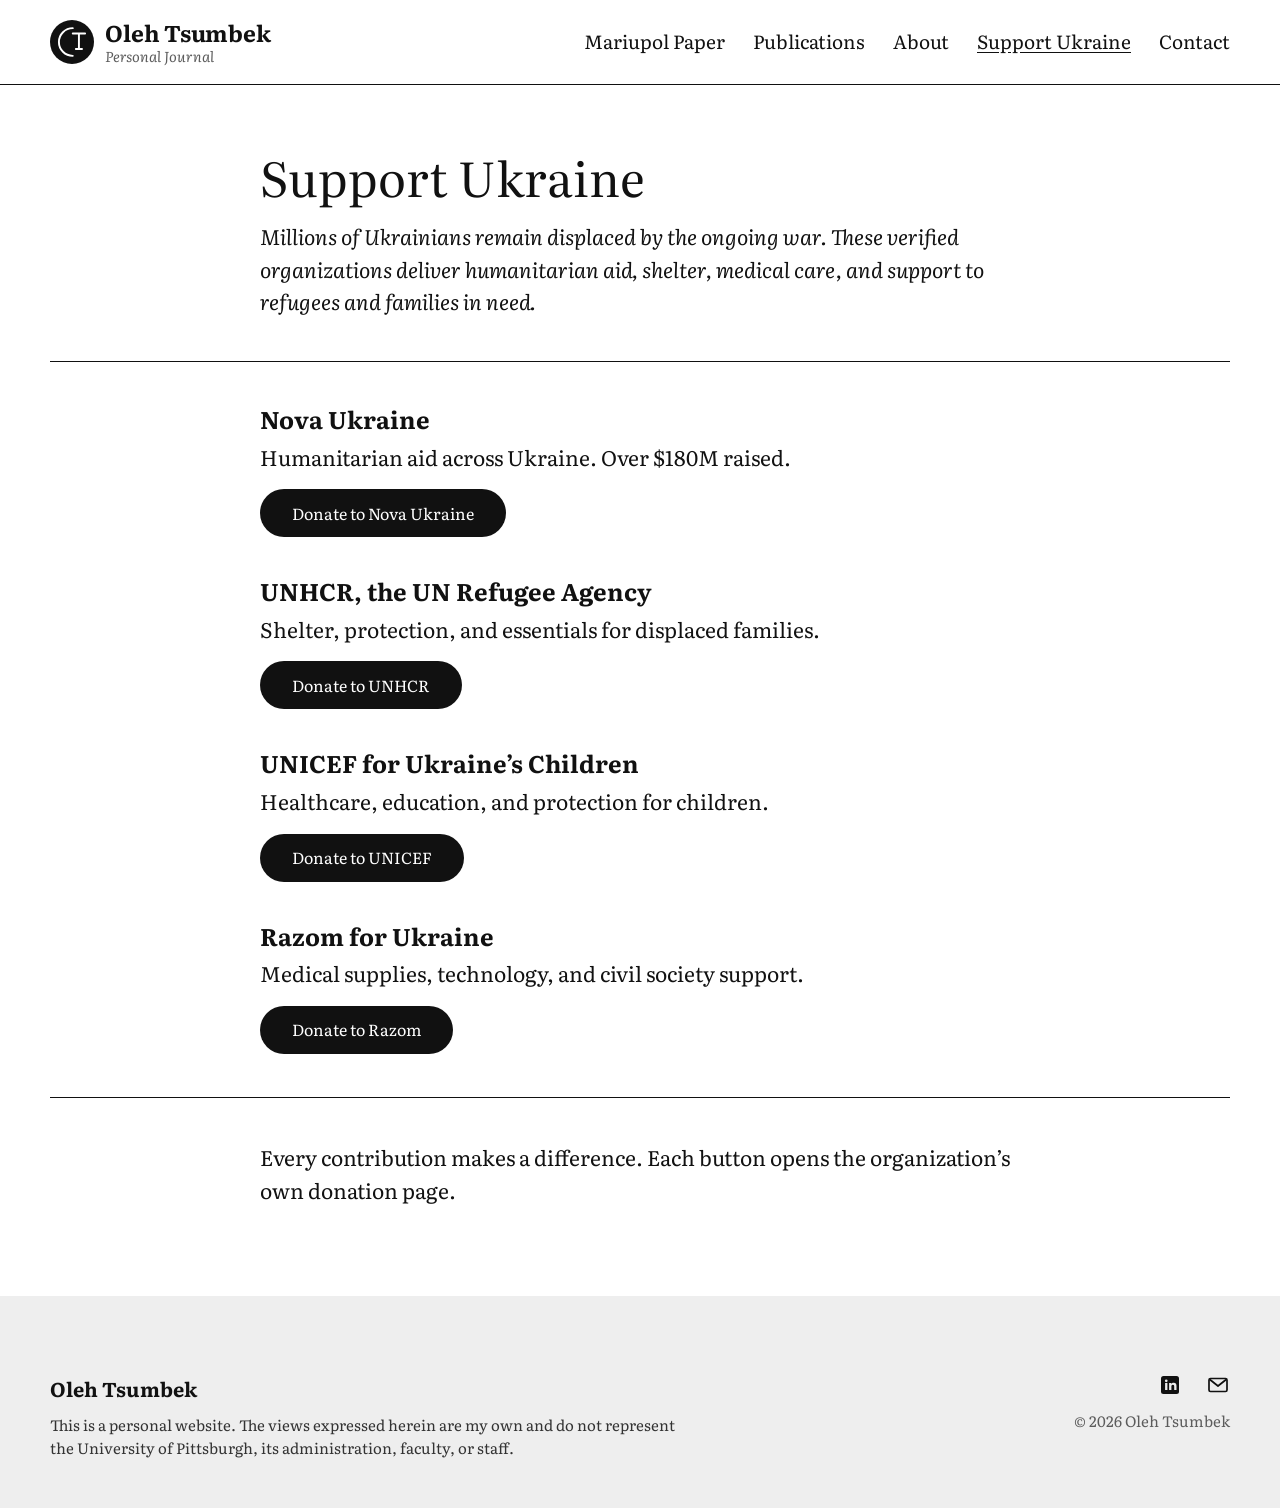
<file: support-ukraine.html>
<!DOCTYPE html>
<html lang="en">
<head>
<meta charset="utf-8">
<meta name="viewport" content="width=device-width, initial-scale=1">
<title>Support Ukraine – Oleh Tsumbek</title>
<meta name="description" content="Verified organizations delivering humanitarian aid, shelter, and medical care to people affected by the war in Ukraine.">
<link rel="canonical" href="https://olehtsumbek.com/support-ukraine">
<meta name="robots" content="index, follow">
<meta property="og:site_name" content="Oleh Tsumbek">
<meta property="og:type" content="website">
<meta property="og:title" content="Support Ukraine">
<meta property="og:description" content="Verified organizations delivering humanitarian aid, shelter, and medical care to people affected by the war in Ukraine.">
<meta property="og:url" content="https://olehtsumbek.com/support-ukraine">
<meta property="og:image" content="https://olehtsumbek.com/assets/og-image.png">
<meta property="og:image:width" content="1200">
<meta property="og:image:height" content="630">
<meta name="twitter:card" content="summary_large_image">
<link rel="icon" href="assets/favicon.svg" type="image/svg+xml">
<link rel="icon" href="assets/favicon-32.png" sizes="32x32" type="image/png">
<link rel="apple-touch-icon" href="assets/apple-touch-icon.png">
<link rel="preconnect" href="https://fonts.googleapis.com">
<link rel="preconnect" href="https://fonts.gstatic.com" crossorigin>
<link rel="stylesheet" href="https://fonts.googleapis.com/css2?family=Literata:ital,wght@0,400;0,700;1,400&amp;display=swap">
<link rel="stylesheet" href="assets/site.css">
<script>document.documentElement.classList.add("js");</script>
<script src="assets/site.js" defer></script>
</head>
<body>
<a class="skip-link" href="#main">Skip to content</a>
<header class="site-header">
  <div class="site-header__inner">
    <a class="brand" href="index.html"><svg class="brand__mark" viewBox="0 0 80 80" aria-hidden="true" focusable="false"><circle cx="40" cy="40" r="40" fill="#111111"/><g fill="none" stroke="#ffffff" stroke-width="5" stroke-linecap="round" transform="translate(13.4 12) scale(.7)"><path d="M40 4a36 36 0 0 0 0 72"/><path d="M40 18h32M56 18v40M48 58h16"/></g></svg><span class="brand__text"><span class="brand__name">Oleh Tsumbek</span><span class="brand__tagline">Personal Journal</span></span></a>
    <nav class="nav" aria-label="Main">
      <button class="nav__open" type="button" aria-expanded="false" aria-controls="nav-panel"><svg viewBox="0 0 24 24" aria-hidden="true" focusable="false"><path d="M4 8.5h16M4 15.5h16" stroke="currentColor" stroke-width="1.5"/></svg><span class="sr-only">Open menu</span></button>
      <div class="nav__panel" id="nav-panel">
        <button class="nav__close" type="button"><svg viewBox="0 0 24 24" aria-hidden="true" focusable="false"><path d="M6 6l12 12M18 6 6 18" stroke="currentColor" stroke-width="1.5"/></svg><span class="sr-only">Close menu</span></button>
        <ul class="nav__list">
        <li><a class="nav__link" href="mariupol-paper.html">Mariupol Paper</a></li>
        <li><a class="nav__link" href="publications.html">Publications</a></li>
        <li><a class="nav__link" href="about.html">About</a></li>
        <li><a class="nav__link" href="support-ukraine.html" aria-current="page">Support Ukraine</a></li>
        <li><a class="nav__link" href="contact.html">Contact</a></li>
        </ul>
      </div>
    </nav>
  </div>
</header>
<main id="main" class="site-main">
  <header class="container page-head">
    <h1>Support Ukraine</h1>
    <p class="subtitle">Millions of Ukrainians remain displaced by the ongoing war. These verified organizations deliver humanitarian aid, shelter, medical care, and support to refugees and families in need.</p>
  </header>
  <hr class="rule">
  <section class="container section" aria-label="Organizations">
    <ul class="org-list">
      <li>
        <h2>Nova Ukraine</h2>
        <p>Humanitarian aid across Ukraine. Over $180M raised.</p>
        <div class="buttons"><a class="button" href="https://novaukraine.org/donate/" target="_blank" rel="noopener">Donate to Nova Ukraine<span class="sr-only"> (opens in a new tab)</span></a></div>
      </li>
      <li>
        <h2>UNHCR, the UN Refugee Agency</h2>
        <p>Shelter, protection, and essentials for displaced families.</p>
        <div class="buttons"><a class="button" href="https://donate.unhcr.org/int/en/ukraine-emergency" target="_blank" rel="noopener">Donate to UNHCR<span class="sr-only"> (opens in a new tab)</span></a></div>
      </li>
      <li>
        <h2>UNICEF for Ukraine’s Children</h2>
        <p>Healthcare, education, and protection for children.</p>
        <div class="buttons"><a class="button" href="https://www.unicefusa.org/what-unicef-does/where-unicef-works/europe/ukraine" target="_blank" rel="noopener">Donate to UNICEF<span class="sr-only"> (opens in a new tab)</span></a></div>
      </li>
      <li>
        <h2>Razom for Ukraine</h2>
        <p>Medical supplies, technology, and civil society support.</p>
        <div class="buttons"><a class="button" href="https://www.razomforukraine.org/donate/" target="_blank" rel="noopener">Donate to Razom<span class="sr-only"> (opens in a new tab)</span></a></div>
      </li>
    </ul>
  </section>
  <hr class="rule">
  <section class="container section">
    <p>Every contribution makes a difference. Each button opens the organization’s own donation page.</p>
  </section>
  <hr class="rule rule--flush">
</main>
<footer class="site-footer">
  <div class="site-footer__inner">
    <div>
      <p class="site-footer__name">Oleh Tsumbek</p>
      <p class="site-footer__note">This is a personal website. The views expressed herein are my own and do not represent the University of Pittsburgh, its administration, faculty, or staff.</p>
    </div>
    <div class="site-footer__side">
      <ul class="social" aria-label="Social links">
        <li><a href="https://www.linkedin.com/in/oleh-tsumbek-5044573ab/" target="_blank" rel="noopener"><svg viewBox="0 0 24 24" aria-hidden="true" focusable="false"><rect x="3" y="3" width="18" height="18" rx="2.5" fill="currentColor"/><path fill="#ededed" d="M7.1 10h2.3v7H7.1zM8.25 6.5a1.35 1.35 0 1 1 0 2.7 1.35 1.35 0 0 1 0-2.7zM11.1 10h2.2v1c.4-.7 1.3-1.2 2.4-1.2 2.3 0 2.8 1.5 2.8 3.4V17h-2.3v-3.4c0-.9-.1-1.9-1.3-1.9s-1.5.9-1.5 1.9V17h-2.3z"/></svg><span class="sr-only">LinkedIn (opens in a new tab)</span></a></li>
        <li><a href="mailto:olt49@pitt.edu"><svg viewBox="0 0 24 24" aria-hidden="true" focusable="false" fill="none" stroke="currentColor" stroke-width="1.7" stroke-linejoin="round"><rect x="3" y="5.5" width="18" height="13" rx="1.5"/><path d="M3.8 6.5 12 13l8.2-6.5"/></svg><span class="sr-only">Email</span></a></li>
      </ul>
      <p class="site-footer__credit">© 2026 Oleh Tsumbek</p>
    </div>
  </div>
</footer>
</body>
</html>
</file>
<file: assets/site.css>
/* ==========================================================================
   olehtsumbek.com
   Serif type, light-gray bands, thin black rules, one dark feature block.
   No animation.
   ========================================================================== */

:root {
  --ink: #111111;
  --paper: #ffffff;
  --band: #eeeeee;
  --hero: #e4e4e4;
  --feature: #161616;
  --muted: #5c5c5c;
  --serif: "Literata", "Noto Serif", "PT Serif", Georgia, "DejaVu Serif", serif;

  --fs-body: clamp(1.125rem, 1.05rem + 0.35vw, 1.3125rem);
  --fs-small: 0.9375rem;
  --fs-nav: clamp(1.0625rem, 1rem + 0.25vw, 1.1875rem);
  --fs-h1: clamp(2rem, 1.5rem + 2vw, 3rem);
  --fs-h2: clamp(1.6rem, 1.3rem + 1.1vw, 2.25rem);
  --fs-h3: clamp(1.25rem, 1.15rem + 0.5vw, 1.5rem);
  --fs-hero: clamp(2.75rem, 1.6rem + 4.6vw, 5.5rem);
  --fs-feature: clamp(1.9rem, 1.3rem + 2.4vw, 3.4rem);

  --gutter: clamp(20px, 5vw, 50px);
  --content: 760px;
  --wide: 1280px;
  --gap: 1.2rem;
  --space: clamp(2rem, 1.5rem + 1.5vw, 2.75rem);
}

/* ---------------------------------------------------------------- base */
*, *::before, *::after { box-sizing: border-box; }
html { -webkit-text-size-adjust: 100%; text-size-adjust: 100%; }
body {
  margin: 0; background: var(--paper); color: var(--ink);
  font-family: var(--serif); font-size: var(--fs-body); line-height: 1.55;
  -webkit-font-smoothing: antialiased; -moz-osx-font-smoothing: grayscale;
}
body.has-modal-open { overflow: hidden; }
img, svg { display: block; max-width: 100%; }
a { color: inherit; text-decoration: underline; text-decoration-thickness: 1px; text-underline-offset: 0.15em; }
a:hover { text-decoration: none; }
:focus-visible { outline: 2px solid currentColor; outline-offset: 3px; }
:where(h1, h2, h3, h4, p, ul, ol, figure) { margin: 0; }
h1, h2, h3 { font-weight: 400; line-height: 1.15; text-wrap: balance; }
h1 { font-size: var(--fs-h1); }
h2 { font-size: var(--fs-h2); }
h3 { font-size: var(--fs-h3); }
p { text-wrap: pretty; }
strong { font-weight: 700; }

.sr-only {
  position: absolute !important; width: 1px; height: 1px; padding: 0; margin: -1px;
  overflow: hidden; clip: rect(0, 0, 0, 0); white-space: nowrap; border: 0;
}
.skip-link { position: absolute; left: -9999px; top: 0; }
.skip-link:focus {
  left: 6px; top: 7px; z-index: 1000; padding: 15px 23px 14px;
  background: var(--paper); color: var(--ink); font-size: 14px; font-weight: 700;
  text-decoration: none; box-shadow: 0 0 2px 2px rgba(0, 0, 0, 0.6);
}

/* -------------------------------------------------------------- header */
.site-header { border-bottom: 1px solid var(--ink); }
.site-header__inner {
  max-width: var(--wide); margin-inline: auto; min-height: 84px; padding: 14px var(--gutter);
  display: flex; align-items: center; justify-content: space-between; gap: 1.5rem;
}
.brand { display: inline-flex; align-items: center; gap: 0.65rem; text-decoration: none; }
.brand__mark { width: 34px; height: 34px; flex: none; }
.brand__name { font-size: clamp(1.2rem, 1.1rem + 0.4vw, 1.45rem); font-weight: 700; letter-spacing: -0.01em; }
.brand:hover .brand__name { text-decoration: underline; }
.nav__list {
  list-style: none; margin: 0; padding: 0;
  display: flex; flex-wrap: wrap; justify-content: flex-end; column-gap: 1.75rem; row-gap: 0.4rem;
  font-size: var(--fs-nav);
}
.nav__link { text-decoration: none; }
.nav__link:hover, .nav__link[aria-current="page"] { text-decoration: underline; }
.nav__open, .nav__close {
  display: none; align-items: center; justify-content: center;
  padding: 12px; margin: -12px; border: 0; background: none; color: inherit; cursor: pointer;
}
.nav__open svg, .nav__close svg { width: 26px; height: 26px; }

@media (max-width: 959px) {
  .site-header__inner { min-height: 68px; }
  .js .nav__open { display: inline-flex; }
  .js .nav__panel { display: none; }
  .js .nav__panel.is-open {
    display: block; position: fixed; inset: 0; z-index: 100; overflow-y: auto;
    background: var(--paper); color: var(--ink); padding: 20px var(--gutter) 48px;
  }
  .js .nav__panel.is-open .nav__close { display: inline-flex; position: absolute; top: 20px; right: calc(var(--gutter) - 12px); margin: 0; }
  .js .nav__panel.is-open .nav__list { flex-direction: column; align-items: flex-start; gap: 1.4rem; margin-top: 84px; font-size: 1.5rem; }
}

/* -------------------------------------------------------------- blocks */
.rule {
  width: calc(100% - 2 * var(--gutter)); max-width: var(--wide); height: 0;
  margin: var(--space) auto; border: 0; border-top: 1px solid var(--ink);
}
.rule--flush { display: none; }

.hero { background: var(--hero); padding: clamp(56px, 7vw, 112px) var(--gutter); text-align: center; }
.hero__mark { width: clamp(44px, 4vw, 60px); height: auto; margin: 0 auto 1.4rem; }
.hero__title { font-size: var(--fs-hero); line-height: 1.02; letter-spacing: -0.015em; }
.hero__meta { margin-top: 1rem; font-style: italic; }

.feature-wrap, .split-wrap { padding-inline: var(--gutter); }
.feature {
  max-width: var(--wide); margin-inline: auto; background: var(--feature); color: #ffffff;
  display: grid; grid-template-columns: minmax(0, 1fr) minmax(0, 2.2fr);
  gap: 1.25rem clamp(2rem, 4vw, 4rem); padding: clamp(32px, 5vw, 72px);
}
.feature__label { font-style: italic; }
.feature__date { margin-top: 0.35rem; font-style: normal; font-size: var(--fs-small); color: rgba(255, 255, 255, 0.7); }
.feature__body > * + * { margin-top: 1.25rem; }
.feature__title { font-size: var(--fs-feature); line-height: 1.1; letter-spacing: -0.01em; }
.feature__title a { text-decoration: none; }
.feature__title a:hover { text-decoration: underline; }
.feature__body p { color: rgba(255, 255, 255, 0.88); }

.band { background: var(--band); padding: clamp(40px, 5vw, 72px) var(--gutter); }
.split {
  max-width: var(--wide); margin-inline: auto;
  display: grid; grid-template-columns: minmax(0, 1fr) minmax(0, 2.2fr); gap: 1rem clamp(2rem, 4vw, 4rem);
}
.split__body { max-width: 46rem; }
.split__body > * + * { margin-top: var(--gap); }

@media (max-width: 799px) {
  .feature, .split { grid-template-columns: 1fr; }
}

/* ---------------------------------------------------------- inner pages */
.site-main { padding-bottom: clamp(56px, 7vw, 96px); }
.container { max-width: calc(var(--content) + 2 * var(--gutter)); margin-inline: auto; padding-inline: var(--gutter); }
.page-head { padding-top: clamp(40px, 5vw, 64px); }
.page-head > * + * { margin-top: 1rem; }
.subtitle, .byline { font-style: italic; }
.section > * + * { margin-top: var(--gap); }

.entries > * + * { margin-top: 1.75rem; }
.entry > * + * { margin-top: 0.25rem; }
.entry__label { font-weight: 700; }
.entry__meta { font-size: var(--fs-small); font-style: italic; color: var(--muted); }

.post-item > * + * { margin-top: 0.6rem; }
.post-meta { font-size: var(--fs-small); color: var(--muted); }

.org-list { list-style: none; padding: 0; }
.org-list > li + li { margin-top: 2.5rem; }
.org-list > li > * + * { margin-top: 0.5rem; }
.org-list h2 { font-size: var(--fs-h3); font-weight: 700; }
.org-list .buttons { margin-top: 1rem; }

.article-body > * + * { margin-top: var(--gap); }
.article-body h2 { font-size: var(--fs-h3); font-weight: 700; margin-top: 2.25rem; }
.article-body ul { padding-left: 1.3em; }
.article-body li + li { margin-top: 0.5rem; }
.disclaimer { font-size: var(--fs-small); font-style: italic; color: var(--muted); }

/* ------------------------------------------------------------- buttons */
.buttons { display: flex; flex-wrap: wrap; gap: 0.75rem; }
.button {
  display: inline-flex; align-items: center; justify-content: center;
  padding: 0.85rem 2rem; border: 0; border-radius: 9999px;
  background: var(--ink); color: #ffffff;
  font: inherit; font-size: 1rem; line-height: 1.3; text-decoration: none; cursor: pointer;
}
.button:hover { background: #3a3a3a; color: #ffffff; text-decoration: none; }
.button--outline { background: transparent; color: var(--ink); border: 1px solid currentColor; padding: calc(0.85rem - 1px) calc(2rem - 1px); }
.button--outline:hover { background: rgba(17, 17, 17, 0.06); color: var(--ink); }
.button--light { background: #ffffff; color: var(--ink); }
.button--light:hover { background: #e6e6e6; color: var(--ink); }
.button--ghost { background: transparent; color: #ffffff; border: 1px solid rgba(255, 255, 255, 0.7); padding: calc(0.85rem - 1px) calc(2rem - 1px); }
.button--ghost:hover { background: rgba(255, 255, 255, 0.1); color: #ffffff; }
.button[disabled] { opacity: 0.6; cursor: default; }

/* --------------------------------------------------------------- forms */
.form { display: grid; gap: 1.25rem; }
.field { display: grid; gap: 0.35rem; }
.field label { font-size: 1rem; }
.optional { color: var(--muted); }
input[type="text"], input[type="email"], textarea {
  width: 100%; margin: 0; padding: 0.8rem 1rem;
  font: inherit; font-size: 1rem; color: var(--ink);
  background: #ffffff; border: 1px solid #767676; border-radius: 0;
}
textarea { min-height: 9rem; resize: vertical; }
input:focus-visible, textarea:focus-visible { outline: 2px solid var(--ink); outline-offset: 1px; }
::placeholder { color: #767676; opacity: 1; }
.subscribe-form { display: flex; flex-wrap: wrap; gap: 0.75rem; }
.subscribe-form input { flex: 1 1 16rem; max-width: 26rem; }
.form-status { font-size: var(--fs-small); min-height: 1.4em; }
.form-status:empty { min-height: 0; }
.form-status.is-error { color: #b3261e; }
.form-status.is-success { color: #1e6b3c; }
.honey { position: absolute !important; left: -10000px; width: 1px; height: 1px; overflow: hidden; }

/* -------------------------------------------------------------- footer */
.site-footer { background: var(--band); padding: clamp(48px, 6vw, 88px) var(--gutter) clamp(32px, 4vw, 48px); }
.site-footer__inner {
  max-width: var(--wide); margin-inline: auto;
  display: grid; grid-template-columns: minmax(0, 1fr) auto; gap: 1.5rem 3rem; align-items: start;
}
.site-footer__name { font-size: 1.25rem; font-weight: 700; }
.site-footer__note { margin-top: 0.6rem; max-width: 40rem; font-size: var(--fs-small); color: #333333; }
.site-footer__side { text-align: right; }
.social { list-style: none; margin: -10px; padding: 0; display: flex; justify-content: flex-end; gap: 0.25rem; }
.social a { display: grid; place-items: center; width: 44px; height: 44px; color: var(--ink); }
.social svg { width: 24px; height: 24px; }
.site-footer__credit { margin-top: 0.75rem; font-size: var(--fs-small); color: var(--muted); }
@media (max-width: 799px) {
  .site-footer__inner { grid-template-columns: 1fr; }
  .site-footer__side { text-align: left; }
  .social { justify-content: flex-start; }
}

@media print {
  .nav, .social, .buttons, form, .skip-link { display: none !important; }
  .feature { background: none; color: #000; }
  .feature__body p, .feature__date { color: #000; }
}

/* ---- brand: black circle logo with a "Personal Journal" tagline under the name ---- */
.brand { gap: 0.7rem; }
.brand__mark { width: 44px; height: 44px; }
.brand__text { display: grid; gap: 2px; }
.brand__name { line-height: 1.1; }
.brand__tagline { font-size: clamp(0.8125rem, 0.78rem + 0.15vw, 0.9375rem); font-style: italic; line-height: 1.2; color: var(--muted); }
.hero__mark { width: clamp(56px, 5vw, 76px); }
@media (max-width: 799px) { .brand__mark { width: 38px; height: 38px; } }

/* ---- Mariupol paper ---- */
.feature__title--long { font-size: clamp(1.7rem, 1.2rem + 1.9vw, 2.75rem); }
.kicker { font-style: italic; color: var(--muted); }
.page-head .buttons { margin-top: 1.6rem; }
.paper-summary > * + *, .paper-author > * + *, .notes > * + * { margin-top: var(--gap); }
.paper-body > * + * { margin-top: var(--gap); }
.paper-body h2 { margin-top: 3rem; }
.paper-body h3 { font-size: var(--fs-h3); font-weight: 700; margin-top: 2.2rem; }
.paper-body > h2:first-child { margin-top: 0; }
.paper-body h2 + p, .paper-body h3 + p { margin-top: 0.9rem; }
sup { line-height: 0; }
.fnref { font-size: 0.72em; vertical-align: super; }
.fnref a { text-decoration: none; padding-inline: 0.12em; }
.fnref a:hover { text-decoration: underline; }
.notes__list { padding-left: 2em; font-size: 0.9375rem; line-height: 1.5; }
.notes__list li { overflow-wrap: anywhere; }
.notes__list li + li { margin-top: 0.65rem; }
.notes__back { text-decoration: none; margin-left: 0.25rem; }
.notes__list li:target, .fnref:target { background: var(--band); }
[id^="fn"] { scroll-margin-top: 1.5rem; }
</file>
